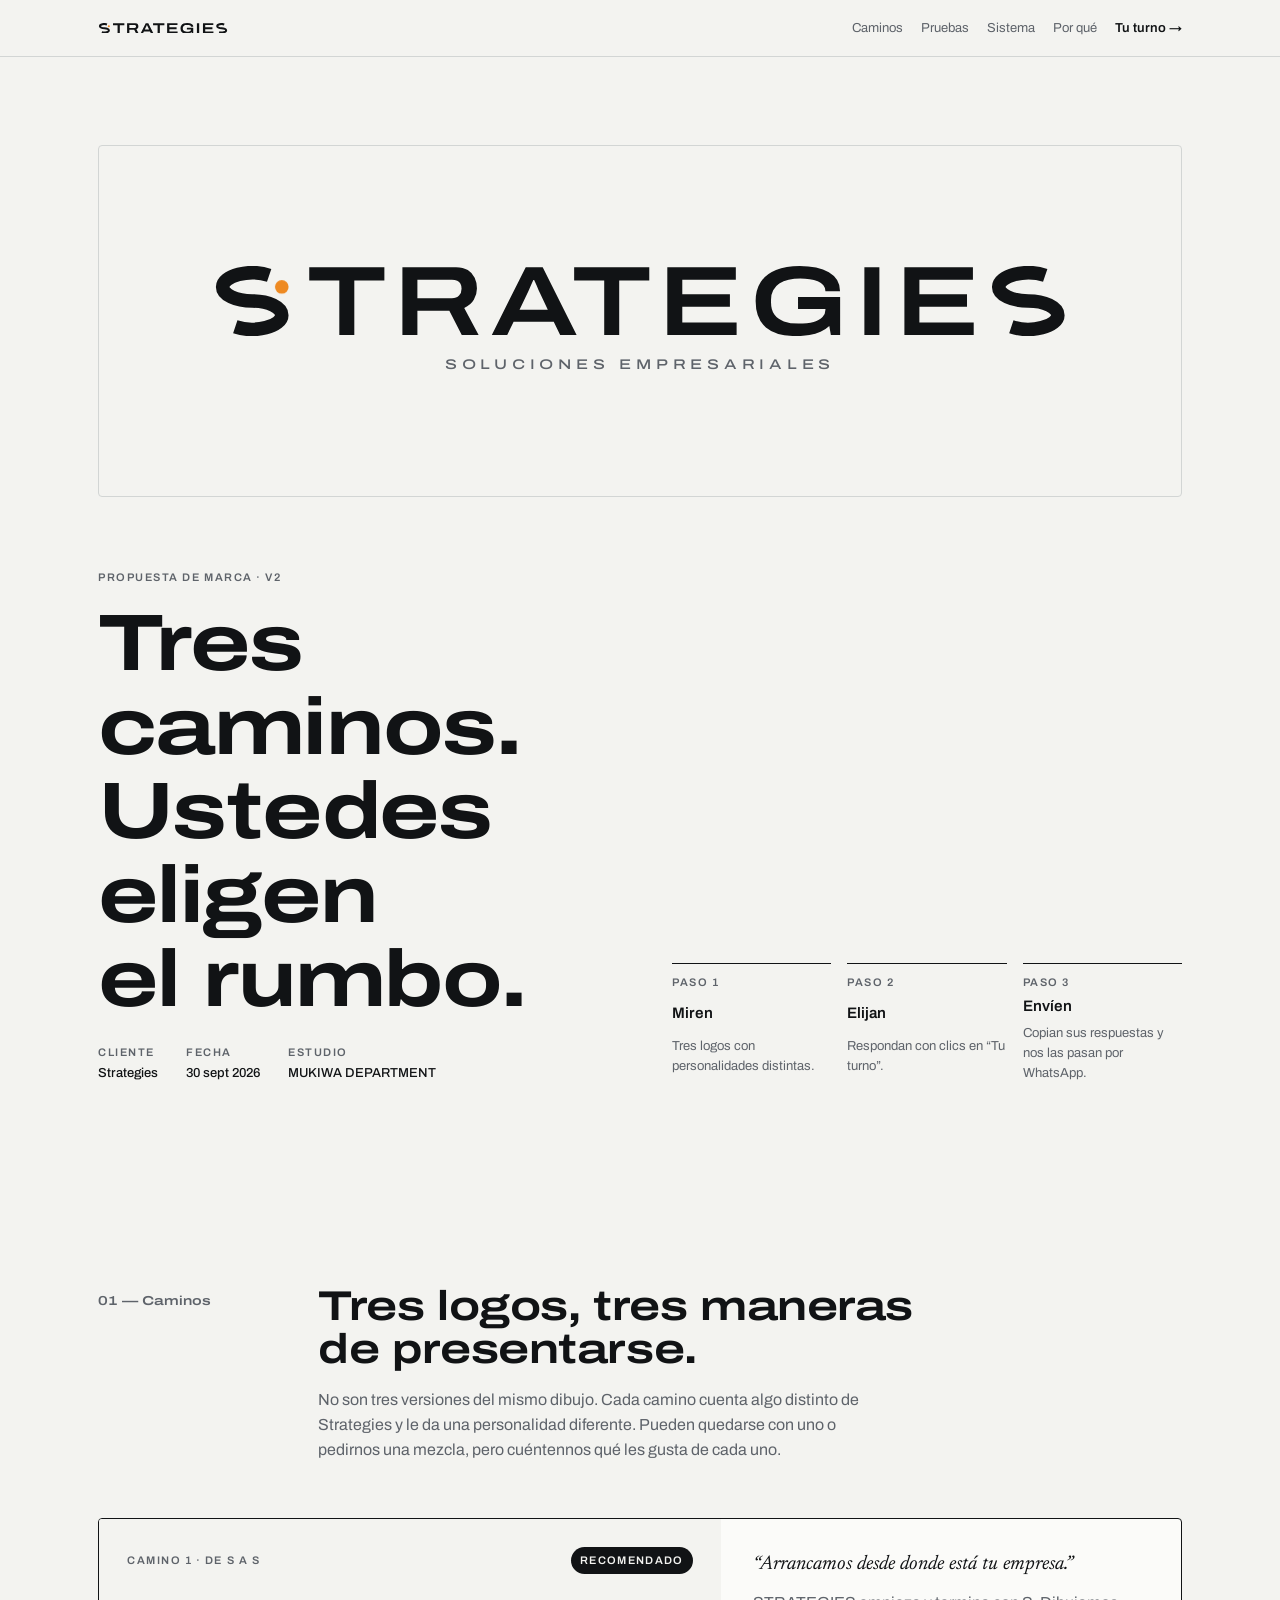
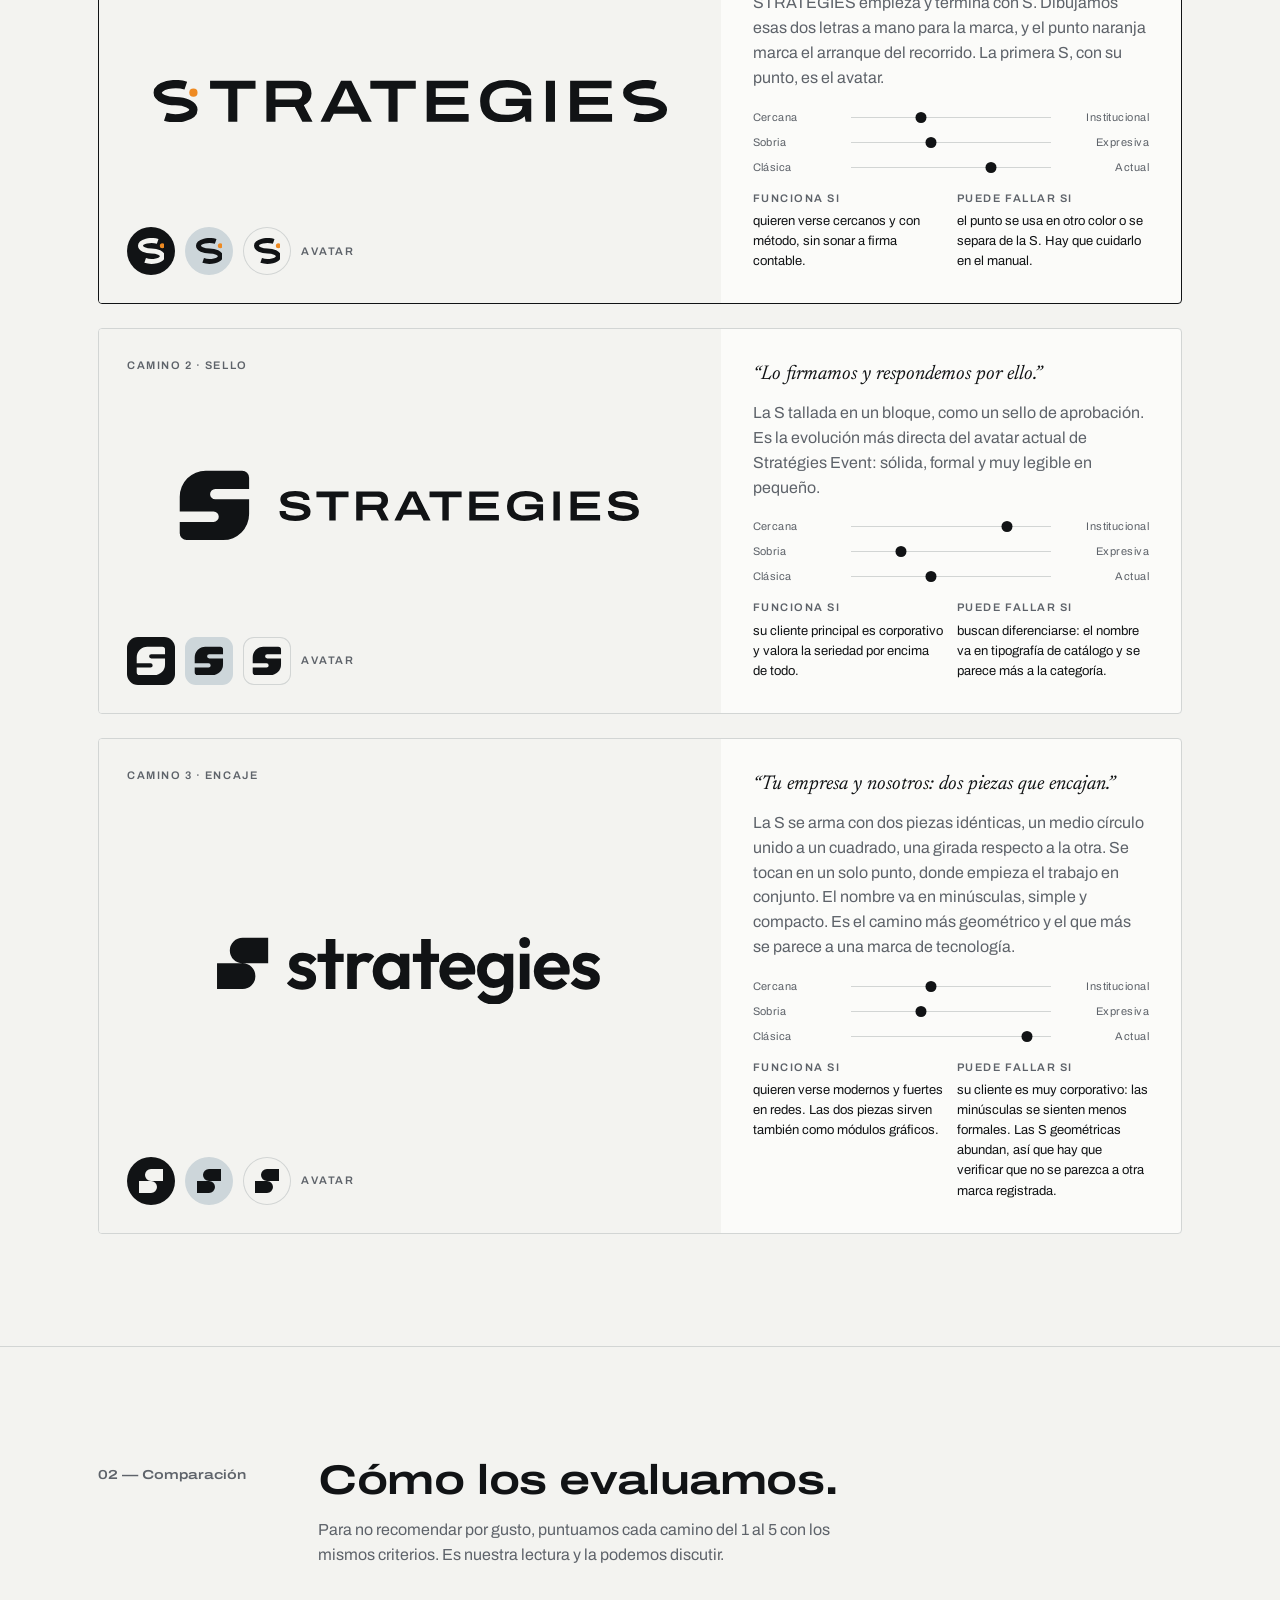
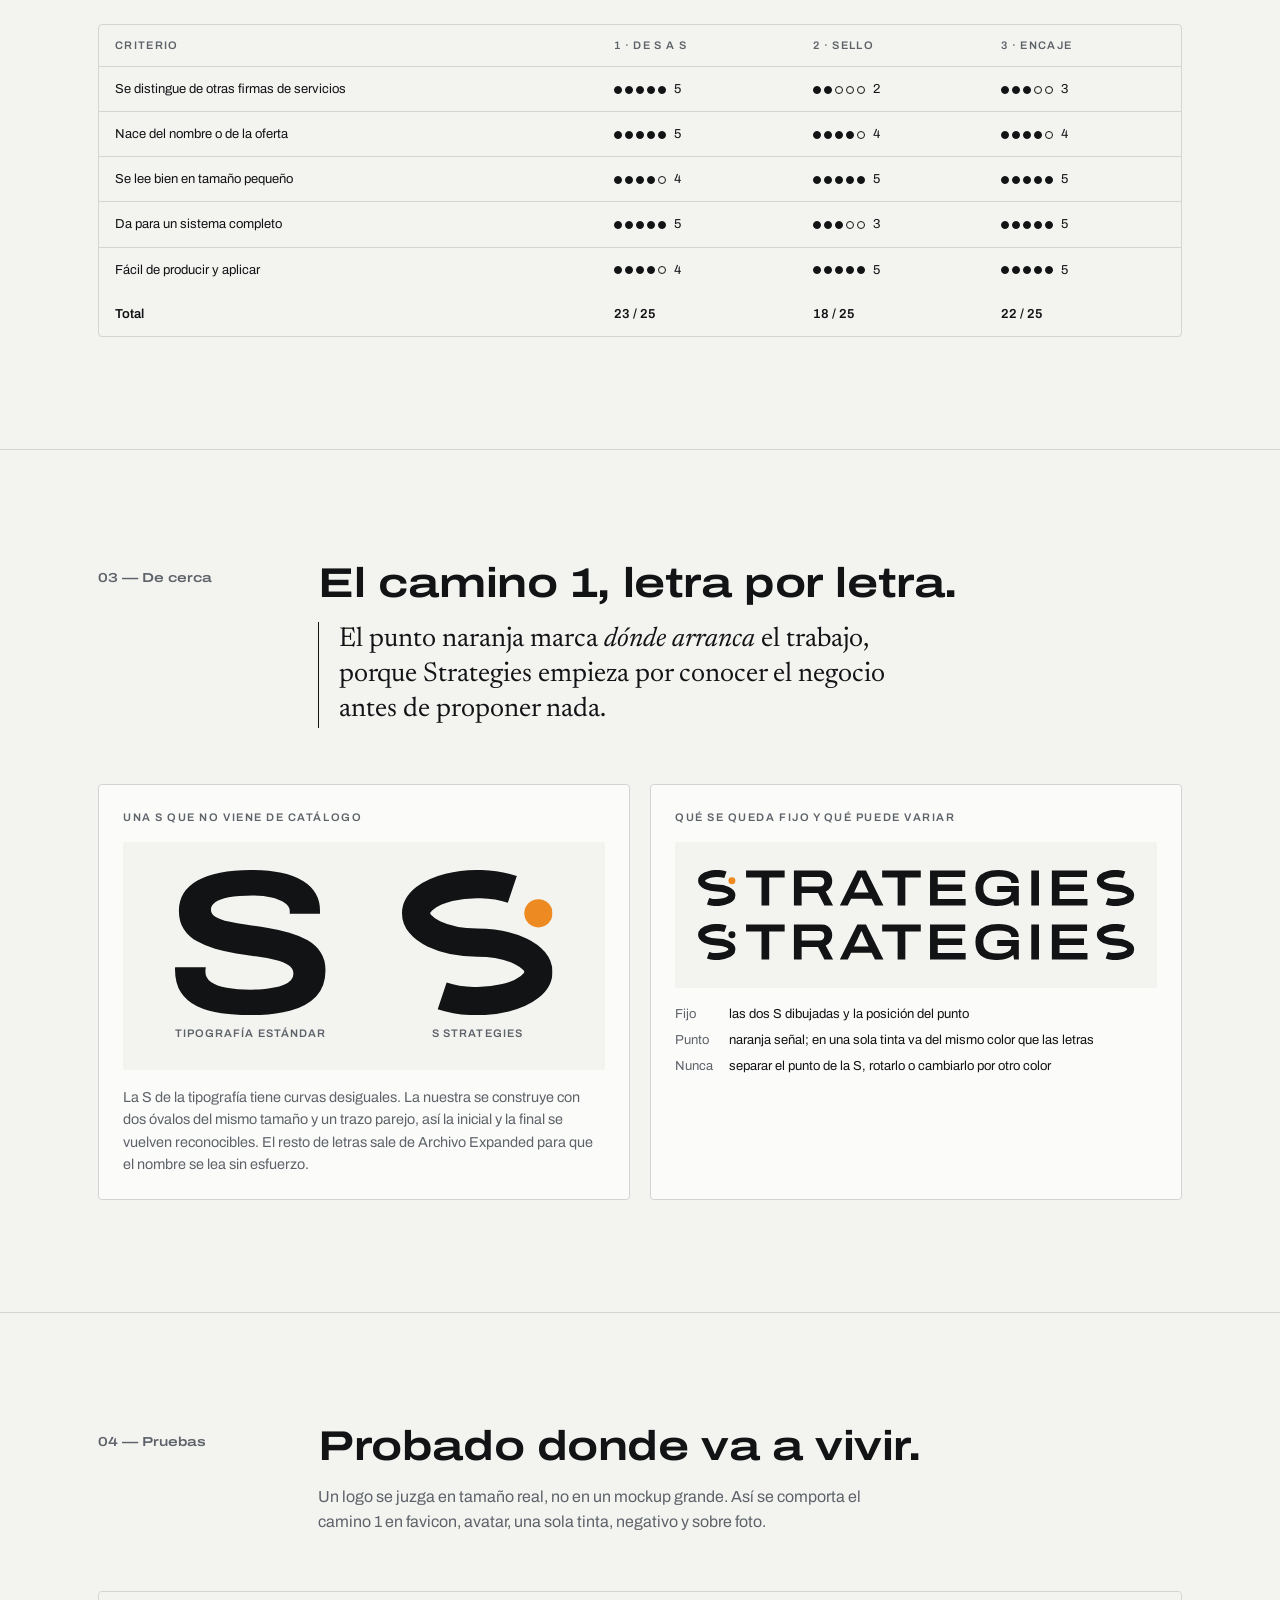
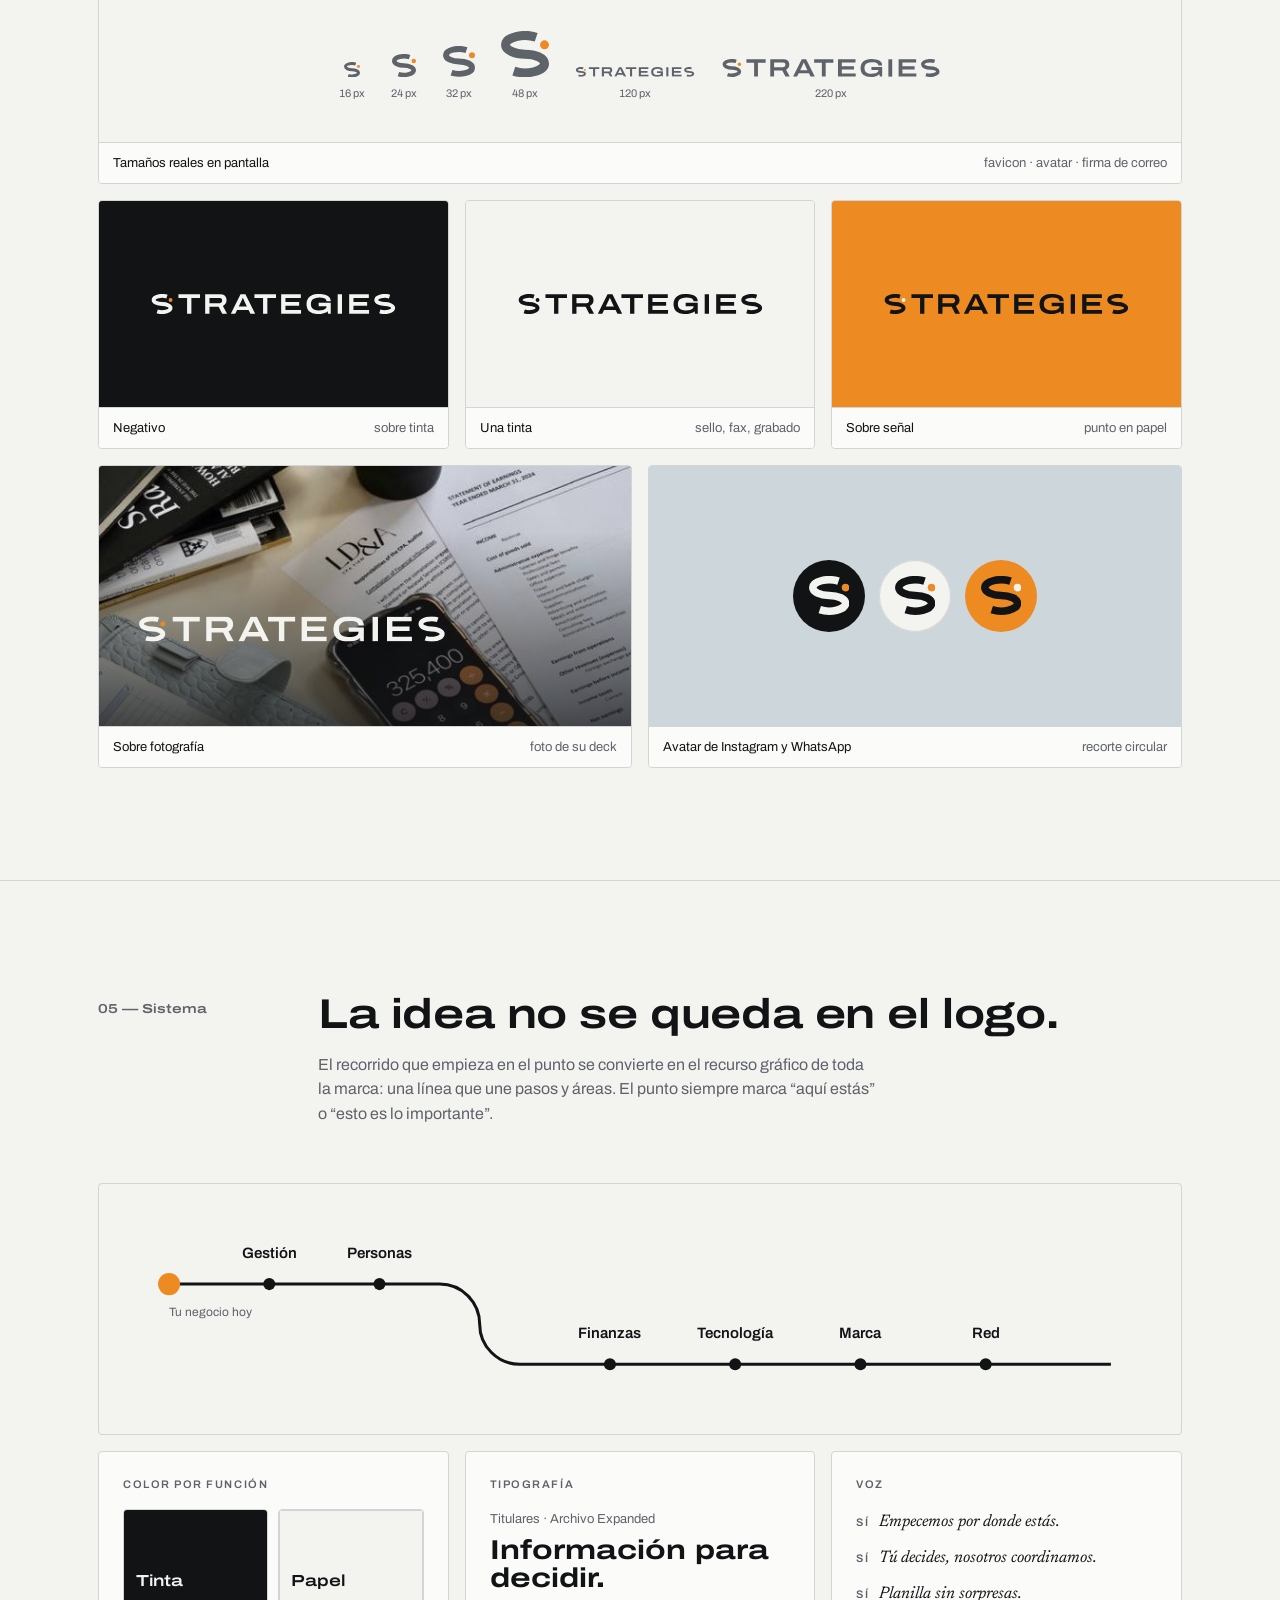
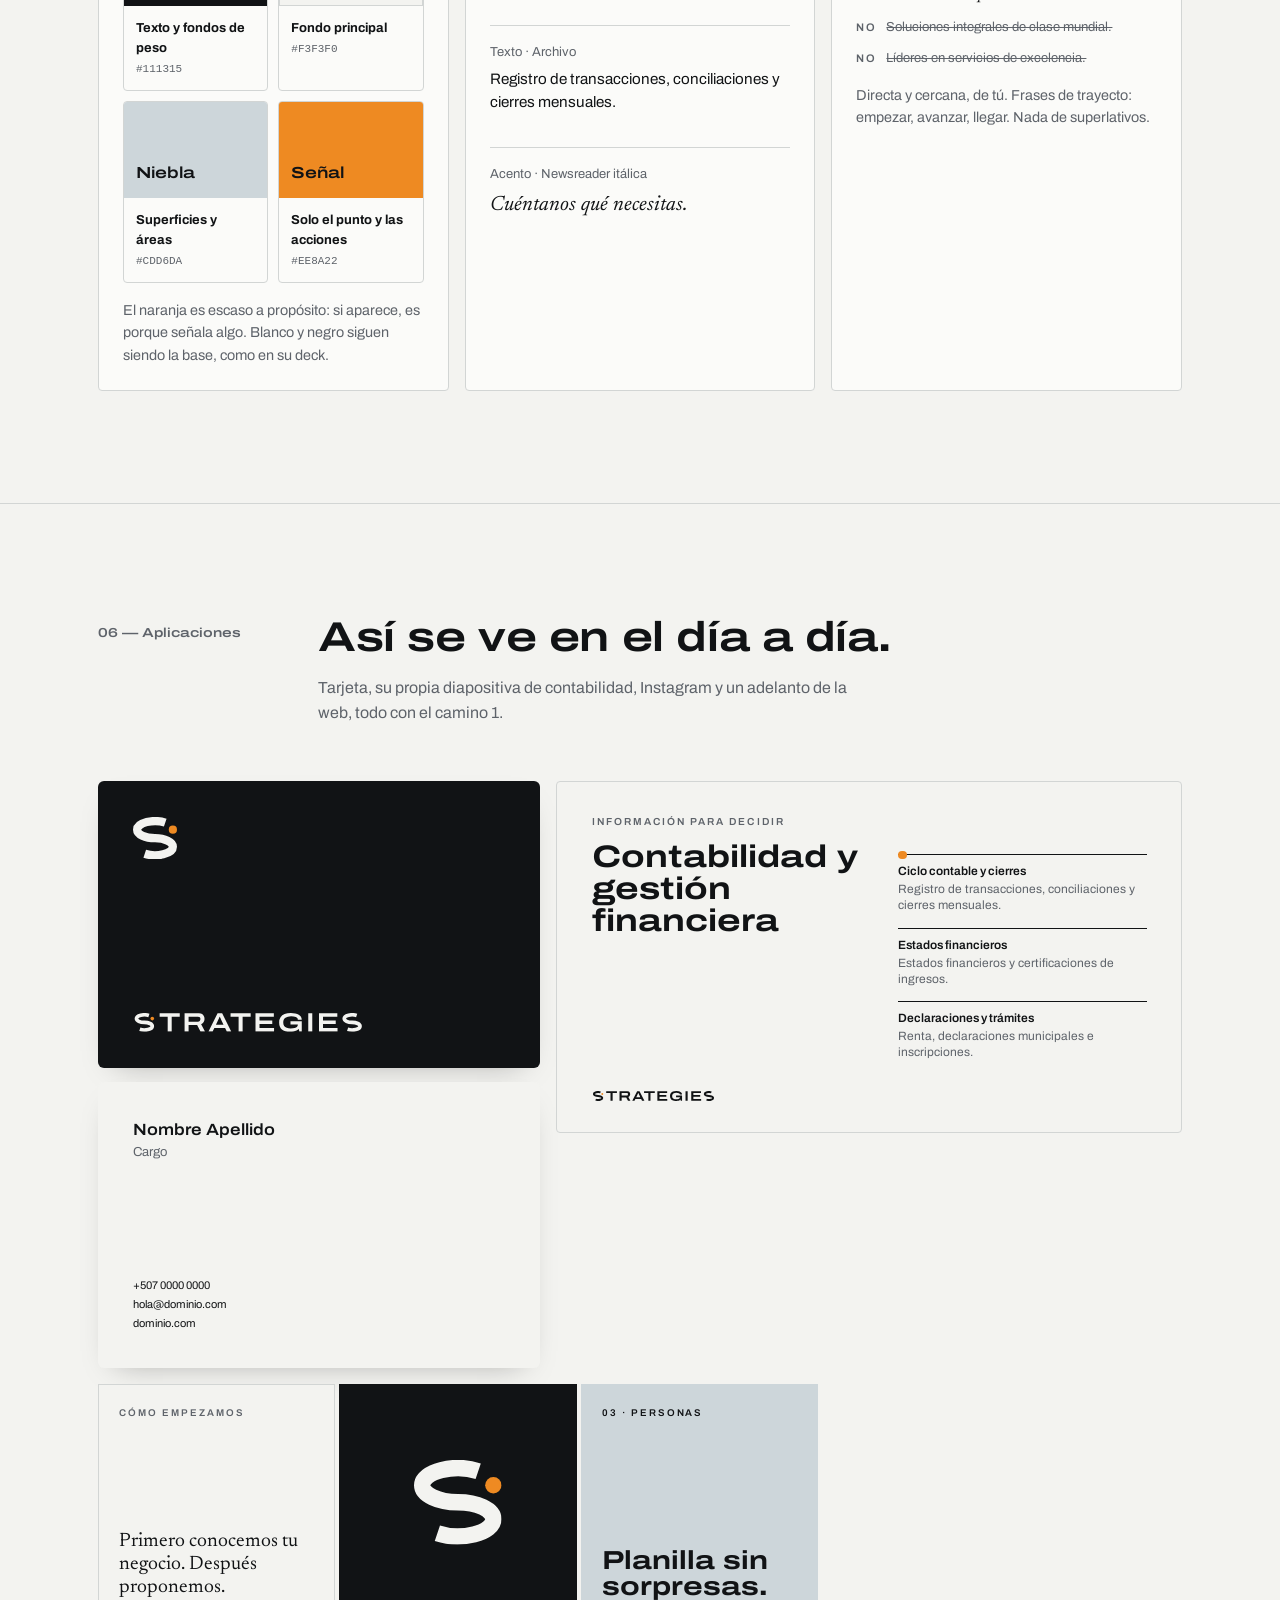
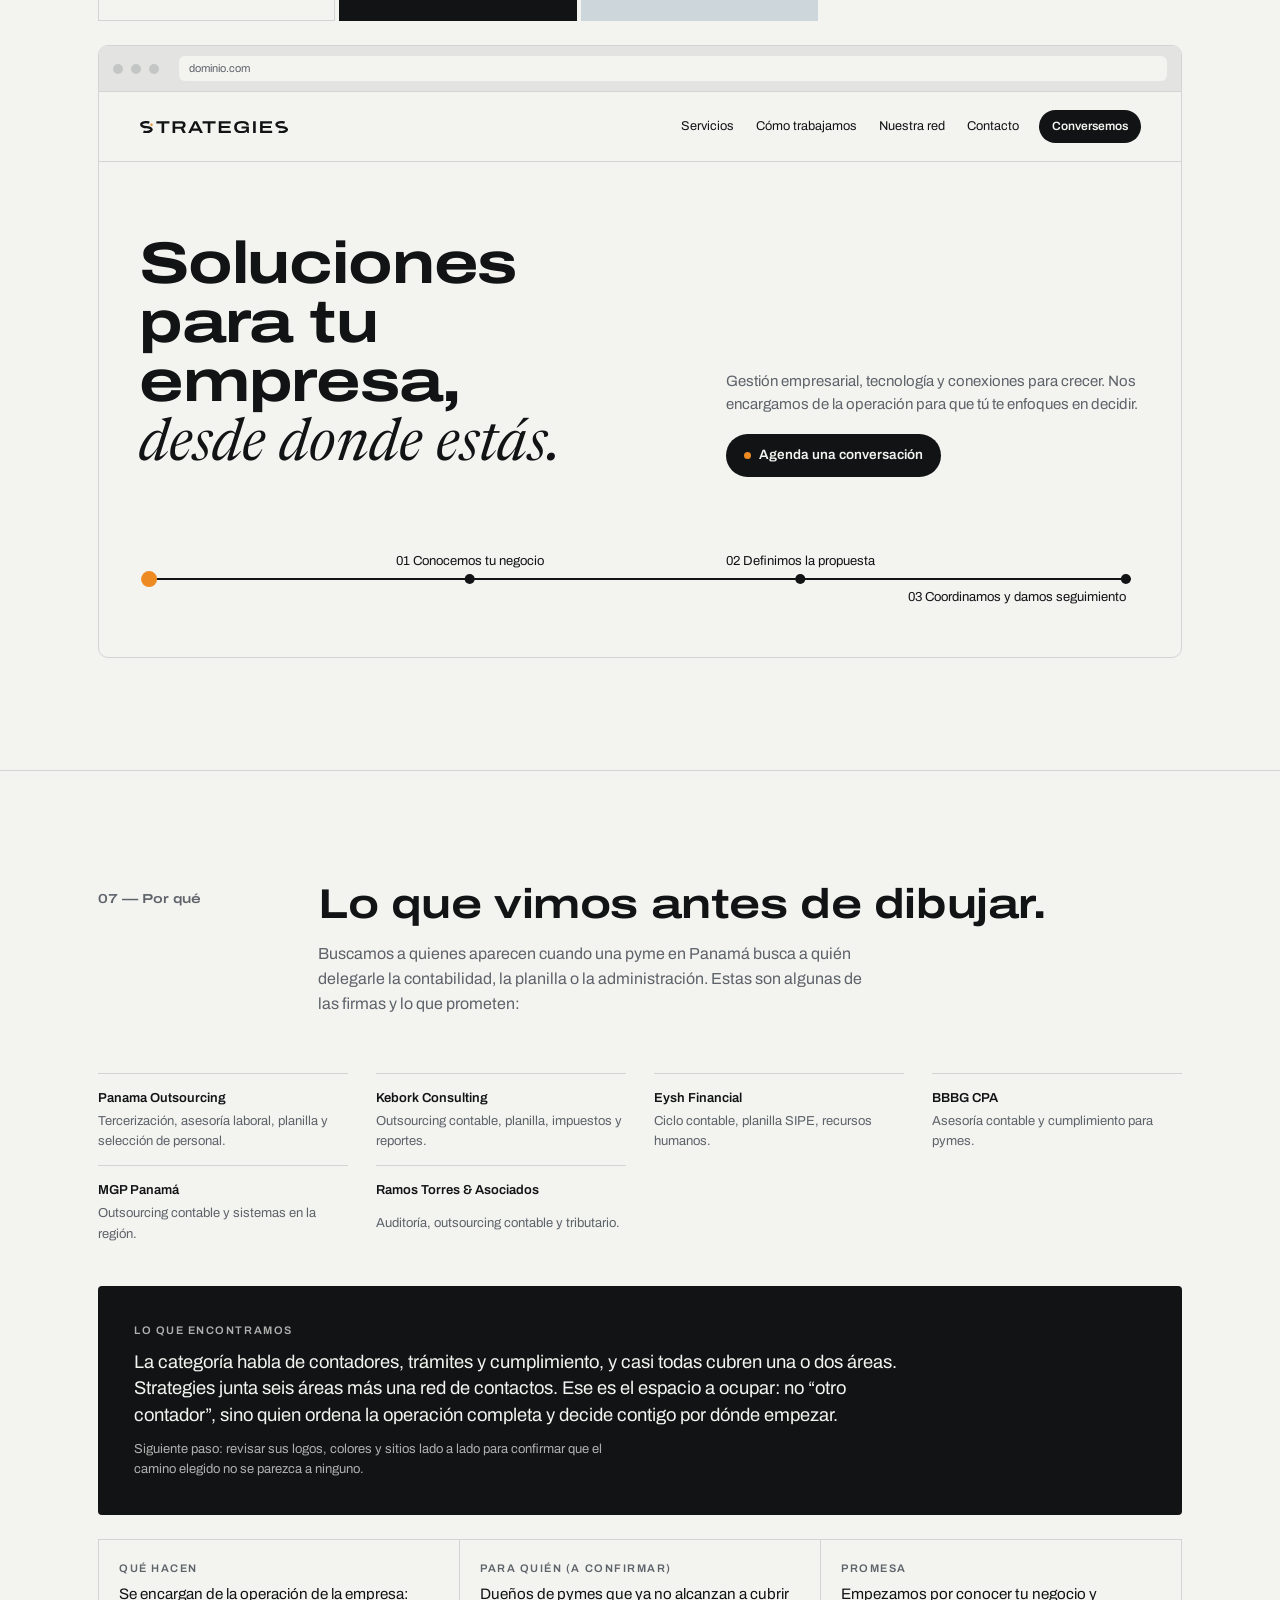
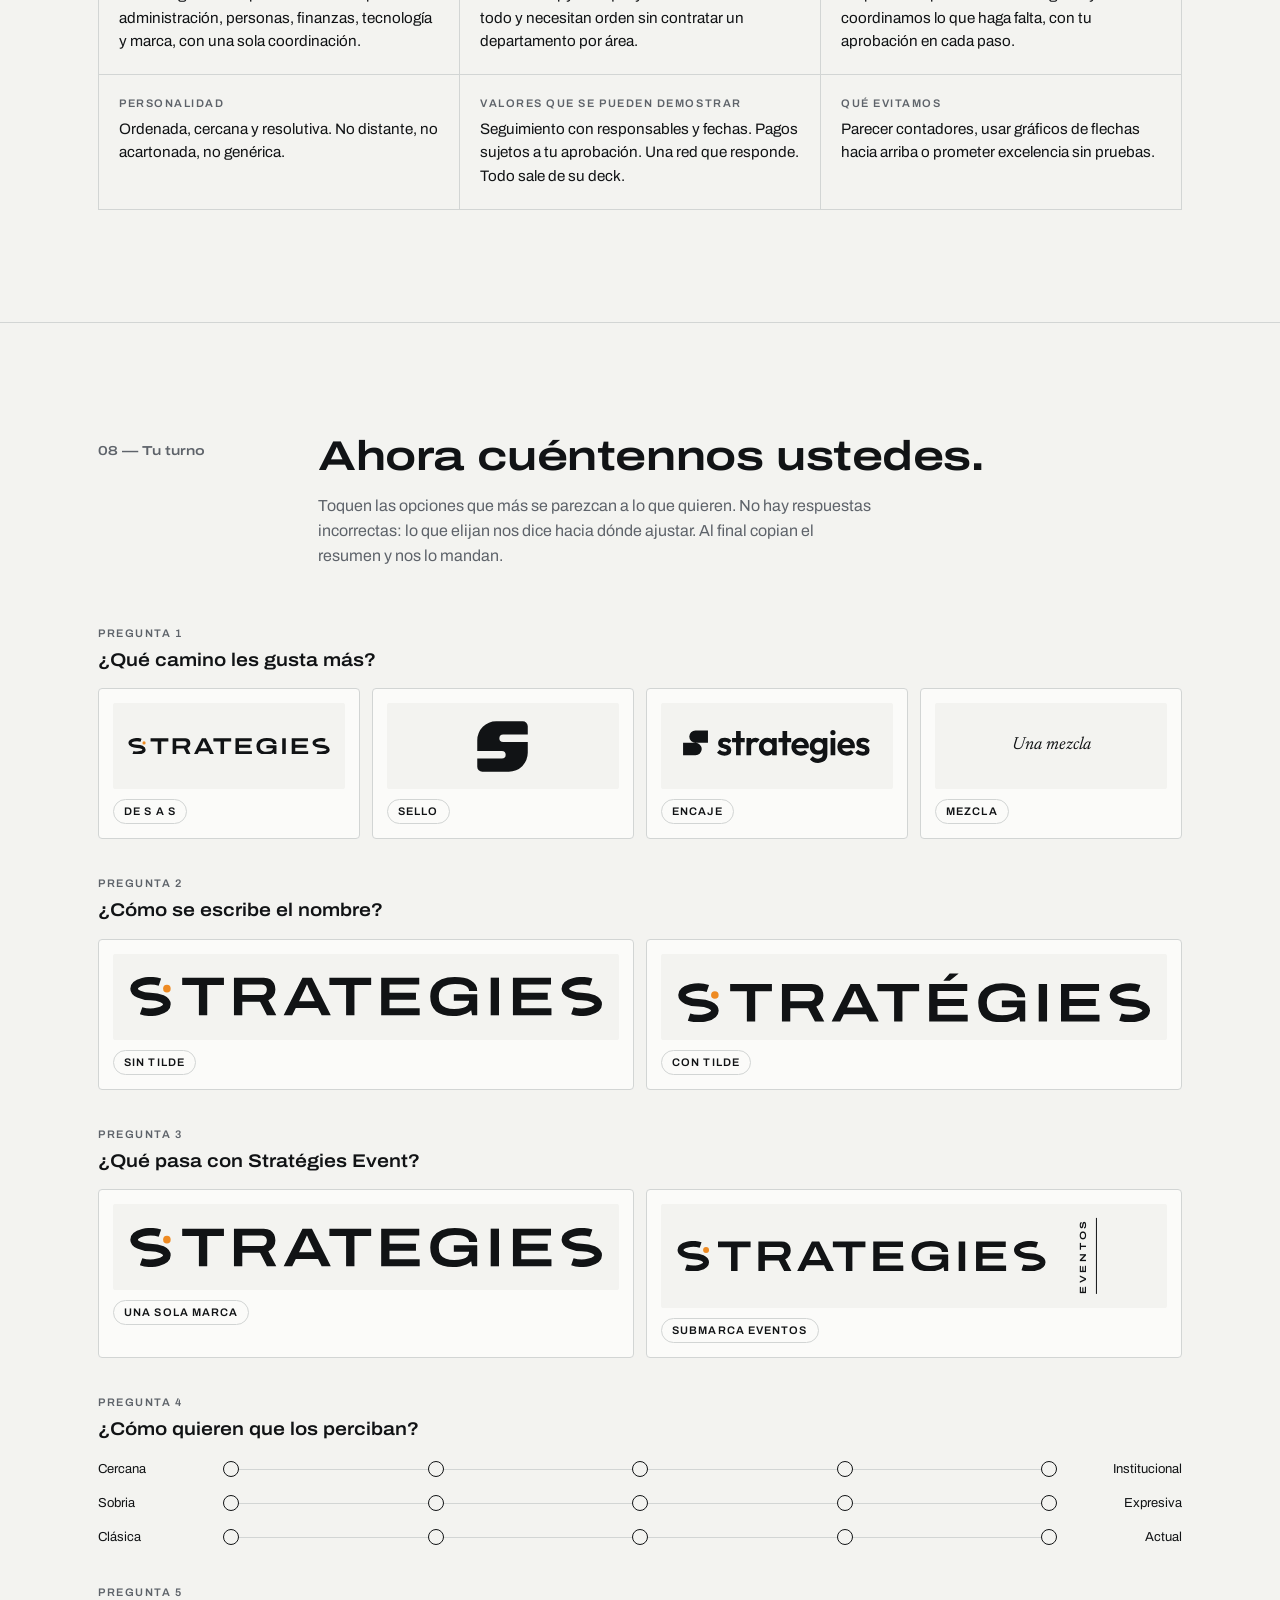
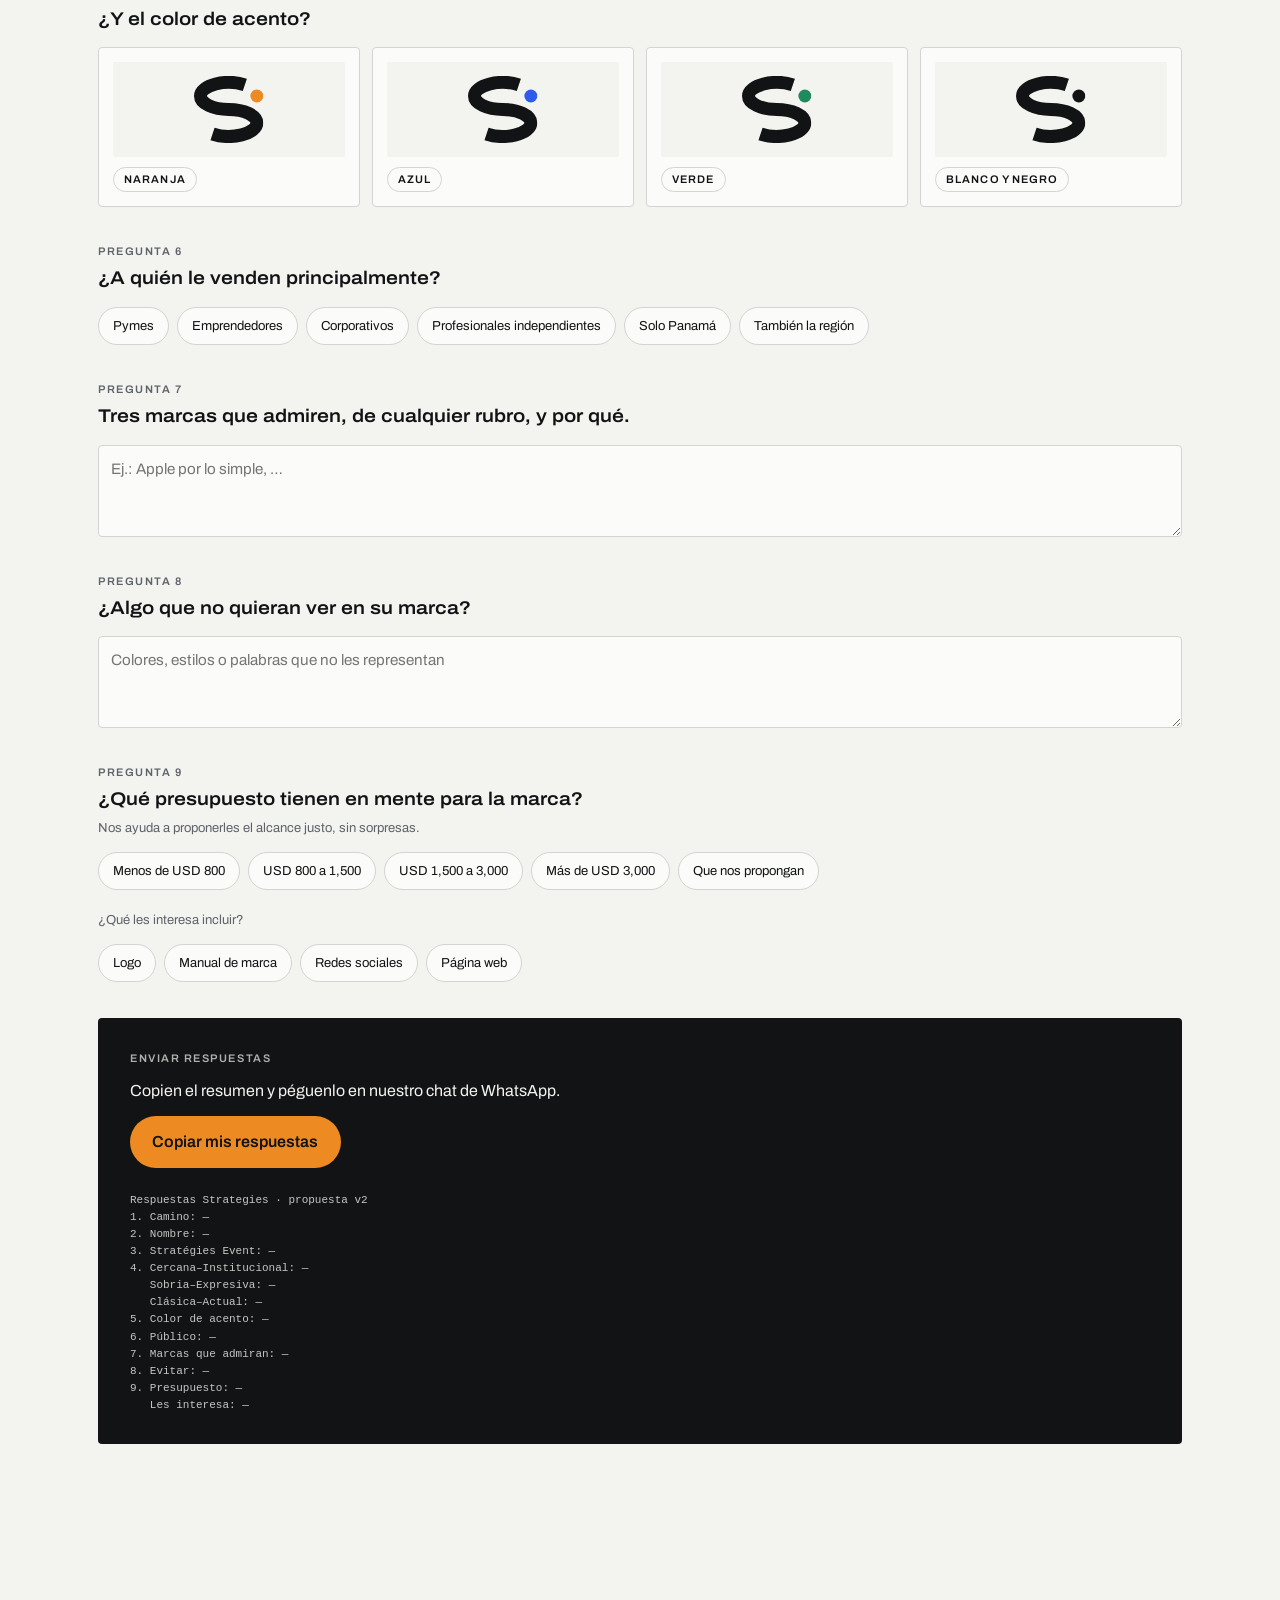
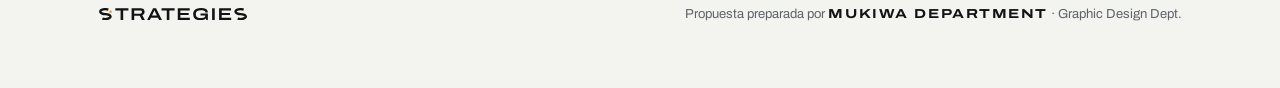
<file: publico/index.html>
<!doctype html><html lang="es"><head><meta charset="utf-8"><meta name="viewport" content="width=device-width,initial-scale=1,viewport-fit=cover"><meta name="robots" content="noindex"></head><body><title>Strategies · Propuesta v2</title>
<meta name="description" content="Tres caminos de logo para Strategies, pruebas de uso, sistema de marca y cuestionario visual. Por MUKIWA DEPARTMENT.">
<link rel="preconnect" href="https://fonts.googleapis.com">
<link rel="preconnect" href="https://fonts.gstatic.com" crossorigin>
<link rel="stylesheet" href="https://fonts.googleapis.com/css2?family=Archivo:wdth,wght@62..125,300..800&family=Newsreader:ital,opsz,wght@1,6..72,300..500&display=swap">
<style>
/* Layout: propuesta visual primero. Cada capítulo abre con número y rótulo lateral; las rutas ocupan el ancho completo como láminas. */
:root{
  /* Identidad fija de Strategies (muestras de marca, no cambian con el tema) */
  --b-tinta:#111315; --b-papel:#F3F3F0; --b-grafito:#5E636A; --b-niebla:#CDD6DA; --b-senal:#EE8A22;
  /* Tokens de página, tema claro */
  --bg:#F3F3F0; --fg:#111315; --muted:#5E636A; --line:#D2D5D4; --card:#FBFBF9; --accent:#B85F0C;
  --tile:#111315; --tile-fg:#F3F3F0; --sel:#111315; --sel-fg:#F3F3F0;
  --display:"Archivo","Helvetica Neue",Arial,sans-serif;
  --serif:"Newsreader",Georgia,"Times New Roman",serif;
  --s1:clamp(2.4rem,6.4vw,5rem); --s2:clamp(1.7rem,3.6vw,2.6rem); --s3:1.25rem; --s5:.8125rem; --s6:.6875rem;
  --gut:clamp(16px,4vw,48px); --max:1180px;
}
@media (prefers-color-scheme:dark){:root:not([data-theme="light"]){--bg:#0F1113;--fg:#ECEDEA;--muted:#9AA0A7;--line:#2A2E32;--card:#15181A;--accent:#F29A3A;--tile:#ECEDEA;--tile-fg:#111315;--sel:#ECEDEA;--sel-fg:#111315;color-scheme:dark}}
:root[data-theme="dark"]{--bg:#0F1113;--fg:#ECEDEA;--muted:#9AA0A7;--line:#2A2E32;--card:#15181A;--accent:#F29A3A;--tile:#ECEDEA;--tile-fg:#111315;--sel:#ECEDEA;--sel-fg:#111315;color-scheme:dark}

*{box-sizing:border-box}
body{background:var(--bg);color:var(--fg);font-family:var(--display);font-size:1rem;line-height:1.55;margin:0;-webkit-font-smoothing:antialiased}
.wrap{max-width:var(--max);margin:0 auto;padding-inline:var(--gut)}
h1,h2,h3{font-family:var(--display);font-stretch:125%;font-weight:650;letter-spacing:-.01em;line-height:1.05;text-wrap:balance;margin:0}
h2{font-size:var(--s2)} h3{font-size:var(--s3);font-stretch:112%;font-weight:600}
p{margin:0;max-width:62ch}
.lbl{font-size:var(--s6);letter-spacing:.14em;text-transform:uppercase;font-weight:600;color:var(--muted)}
.muted{color:var(--muted)}
:focus-visible{outline:2px solid var(--accent);outline-offset:3px}
svg.a{display:block;height:auto;max-width:100%}

.top{position:sticky;top:env(safe-area-inset-top,0px);z-index:5;background:color-mix(in srgb,var(--bg) 90%,transparent);backdrop-filter:blur(10px);border-bottom:1px solid var(--line)}
.top .wrap{display:flex;align-items:center;gap:16px;min-height:56px}
.top .brand{color:var(--fg);width:130px}
.top nav{margin-left:auto;display:flex;gap:18px;flex-wrap:wrap;justify-content:flex-end}
.top nav a{font-size:var(--s5);text-decoration:none;color:var(--muted)}
.top nav a:hover{color:var(--fg)}
.top nav a.go{color:var(--fg);font-weight:600}
@media (max-width:760px){.top nav a:not(.go){display:none}}

section{padding-block:clamp(56px,9vw,112px);border-bottom:1px solid var(--line)}
.head{display:grid;grid-template-columns:minmax(0,180px) minmax(0,1fr);gap:24px 40px;margin-bottom:clamp(32px,5vw,56px)}
.head .num{font-stretch:125%;font-weight:600;font-size:var(--s5);color:var(--muted);padding-top:.5em;font-variant-numeric:tabular-nums}
.head .body{display:grid;gap:16px}
@media (max-width:760px){.head{grid-template-columns:1fr;gap:8px}}

/* héroe */
.hero{padding-block:clamp(40px,7vw,88px) clamp(48px,7vw,96px)}
.hero .intro{display:grid;grid-template-columns:minmax(0,1fr) minmax(0,1fr);gap:24px 64px;align-items:end;margin-top:clamp(40px,6vw,72px)}
@media (max-width:860px){.hero .intro{grid-template-columns:1fr}}
.hero h1{font-size:var(--s1);font-weight:700;letter-spacing:-.02em}
.hero .stage{background:var(--b-papel);color:var(--b-tinta);border:1px solid var(--line);border-radius:4px;padding:clamp(48px,10vw,120px) clamp(20px,6vw,80px);display:grid;gap:18px;justify-items:center}
.hero .stage .desc{font-stretch:125%;font-weight:500;letter-spacing:.34em;font-size:clamp(9px,1.3vw,14px);color:var(--b-grafito);text-align:center}
.steps3{display:grid;grid-template-columns:repeat(3,minmax(0,1fr));gap:16px}
@media (max-width:560px){.steps3{grid-template-columns:1fr}}
.steps3 div{border-top:1px solid var(--fg);padding-top:10px;display:grid;gap:4px;font-size:var(--s5)}
.steps3 b{font-weight:600;font-size:.95rem}
.meta{display:flex;flex-wrap:wrap;gap:8px 28px;margin-top:22px}
.meta div{display:grid;gap:2px}
.meta b{font-weight:500;font-size:var(--s5)}
@media (prefers-reduced-motion:no-preference){
  .draw{stroke-dasharray:3000;animation:draw 1.5s cubic-bezier(.6,0,.2,1) .25s both}
  .pop{transform-box:fill-box;transform-origin:center;animation:pop .45s cubic-bezier(.3,1.6,.5,1) 1.55s both}
  .rise{animation:rise .6s ease-out both}
  @keyframes draw{from{stroke-dashoffset:3000}}
  @keyframes pop{from{transform:scale(0)}}
  @keyframes rise{from{opacity:.001;transform:translateY(6px)}}
}

/* rutas */
.routes{display:grid;gap:24px}
.route{border:1px solid var(--line);border-radius:4px;overflow:hidden;background:var(--card);display:grid;grid-template-columns:minmax(0,1.35fr) minmax(0,1fr)}
.route.rec{border-color:var(--fg)}
@media (max-width:900px){.route{grid-template-columns:1fr}}
.route .plate{background:var(--b-papel);color:var(--b-tinta);display:grid;grid-template-rows:auto 1fr auto;gap:20px;padding:clamp(18px,3vw,28px);min-height:340px;position:relative}
.route .plate .row{display:flex;justify-content:space-between;align-items:center;gap:12px}
.route .plate .tag{font-size:var(--s6);letter-spacing:.14em;text-transform:uppercase;font-weight:600;color:var(--b-grafito)}
.route .plate .pill{background:var(--b-tinta);color:var(--b-papel);font-size:var(--s6);letter-spacing:.12em;text-transform:uppercase;font-weight:600;padding:5px 9px;border-radius:99px}
.route .plate .main{display:grid;place-items:center;padding-inline:4%}
.route .plate .minis{display:flex;gap:10px;flex-wrap:wrap;align-items:center}
.mini{width:48px;height:48px;border-radius:50%;display:grid;place-items:center;flex:none;overflow:hidden}
.mini svg{width:56%;height:auto}
.mini.sq{border-radius:11px}
.mini.sq svg{width:62%}
.on-papel{background:var(--b-papel);color:var(--b-tinta)} .on-tinta{background:var(--b-tinta);color:var(--b-papel)}
.on-niebla{background:var(--b-niebla);color:var(--b-tinta)} .on-senal{background:var(--b-senal);color:var(--b-tinta)}
.bordered{box-shadow:inset 0 0 0 1px #D2D5D4}
.route .txt{padding:clamp(20px,3vw,32px);display:grid;gap:14px;align-content:start;min-width:0}
.route .say{font-family:var(--serif);font-style:italic;font-size:1.25rem;line-height:1.3}
.bars{display:grid;gap:8px;margin-top:4px}
.bar{display:grid;grid-template-columns:minmax(0,88px) minmax(0,1fr) minmax(0,88px);gap:10px;align-items:center;font-size:var(--s6);color:var(--muted);letter-spacing:.04em}
.bar span:last-child{text-align:right}
.bar i{position:relative;height:1px;background:var(--line);display:block}
.bar i b{position:absolute;top:-5px;width:11px;height:11px;border-radius:50%;background:var(--fg);transform:translateX(-50%)}
.pros{display:grid;grid-template-columns:1fr 1fr;gap:12px;font-size:var(--s5)}
@media (max-width:480px){.pros{grid-template-columns:1fr}}
.pros div{display:grid;gap:4px;align-content:start}

/* tabla */
.tbl{overflow-x:auto;border:1px solid var(--line);border-radius:4px}
table{border-collapse:collapse;width:100%;min-width:620px;font-size:var(--s5)}
th,td{text-align:left;padding:12px 16px;border-bottom:1px solid var(--line);font-variant-numeric:tabular-nums}
th{font-size:var(--s6);letter-spacing:.12em;text-transform:uppercase;color:var(--muted);font-weight:600}
tr:last-child td{border-bottom:0}
td.sc{white-space:nowrap}
.dots{display:inline-flex;gap:3px;vertical-align:middle;margin-right:8px}
.dots i{width:8px;height:8px;border-radius:50%;border:1px solid var(--fg);display:block}
.dots i.f{background:var(--fg)}
tfoot td{font-weight:600}

/* detalle */
.two{display:grid;grid-template-columns:minmax(0,1fr) minmax(0,1fr);gap:20px}
@media (max-width:860px){.two{grid-template-columns:1fr}}
.panel{background:var(--card);border:1px solid var(--line);border-radius:4px;padding:24px;display:grid;gap:16px;align-content:start;min-width:0}
.panel .art{background:var(--b-papel);color:var(--b-tinta);border-radius:2px;display:grid;place-items:center;padding:28px 20px;overflow:hidden}
.cmp{display:grid;grid-template-columns:1fr 1fr;gap:12px;width:100%}
.cmp div{display:grid;gap:10px;justify-items:center;font-size:var(--s6);letter-spacing:.1em;text-transform:uppercase;color:var(--b-grafito);font-weight:600}
.cmp svg{width:70%;height:auto;color:var(--b-tinta)}
.concept{font-family:var(--serif);font-size:clamp(1.3rem,2.4vw,1.7rem);line-height:1.3;border-left:1px solid var(--fg);padding-left:20px;max-width:40ch}
.concept em{font-style:italic}

/* pruebas */
.tests{display:grid;grid-template-columns:repeat(12,minmax(0,1fr));gap:16px}
.tests>*{min-width:0}
.t{border:1px solid var(--line);border-radius:4px;overflow:hidden;display:grid;grid-template-rows:1fr auto}
.t .a{display:flex;align-items:center;justify-content:center;gap:22px;padding:28px 16px;flex-wrap:wrap;min-height:150px}
.t .c{padding:10px 14px;font-size:var(--s5);border-top:1px solid var(--line);background:var(--card);display:flex;justify-content:space-between;gap:8px}
.t .c span{color:var(--muted)}
.t.w12{grid-column:span 12}.t.w6{grid-column:span 6}.t.w4{grid-column:span 4}
@media (max-width:860px){.t.w6,.t.w4{grid-column:span 12}}
.sizes{display:flex;align-items:flex-end;gap:26px;flex-wrap:wrap;justify-content:center}
.sizes figure{margin:0;display:grid;gap:8px;justify-items:center;font-size:var(--s6);color:var(--b-grafito);font-variant-numeric:tabular-nums}
.photo{position:relative;background-size:cover;background-position:center 60%;min-height:260px}
.photo .over{position:absolute;inset:auto 0 0 0;padding:22px;background:linear-gradient(transparent,rgba(17,19,21,.72));color:#F3F3F0}

/* sistema */
.map{background:var(--b-papel);color:var(--b-tinta);border:1px solid var(--line);border-radius:4px;padding:clamp(20px,4vw,40px);overflow-x:auto}
.map svg{min-width:640px;width:100%;height:auto;display:block}
.sys{display:grid;grid-template-columns:repeat(auto-fit,minmax(min(100%,260px),1fr));gap:16px;margin-top:16px}
.voice{display:grid;gap:10px}
.voice div{display:grid;grid-template-columns:auto 1fr;gap:10px;align-items:baseline;font-size:var(--s5)}
.voice b{font-family:var(--serif);font-style:italic;font-weight:400;font-size:1.05rem}
.voice s{color:var(--muted)}
.swatches{display:grid;grid-template-columns:repeat(auto-fit,minmax(min(100%,110px),1fr));gap:10px}
.sw{border:1px solid var(--line);border-radius:4px;overflow:hidden;background:var(--card)}
.sw .chip{aspect-ratio:3/2;padding:12px;display:flex;align-items:flex-end;font-stretch:125%;font-weight:600}
.sw .info{padding:12px;display:grid;gap:3px;font-size:var(--s5)}
.sw code{font-family:ui-monospace,SFMono-Regular,Menlo,monospace;font-size:var(--s6);color:var(--muted)}
.typeline{display:grid;gap:6px;padding:16px 0;border-top:1px solid var(--line)}

/* aplicaciones */
.apps{display:grid;grid-template-columns:repeat(12,minmax(0,1fr));gap:16px}
.apps>*{min-width:0}
.biz-col{grid-column:span 5;display:grid;gap:14px;align-content:start}
.slide{grid-column:span 7}
.ig{grid-column:span 12;display:grid;grid-template-columns:repeat(3,minmax(0,1fr));gap:4px;max-width:720px}
@media (max-width:860px){.biz-col,.slide{grid-column:span 12}}
.biz{aspect-ratio:85/55;border-radius:6px;padding:8%;display:flex;flex-direction:column;justify-content:space-between;box-shadow:0 12px 30px -18px rgba(0,0,0,.35);font-size:clamp(9px,1.25vw,13px)}
.biz .nm{font-stretch:112%;font-weight:600;font-size:1.25em}
.biz .ct{display:grid;gap:.2em;font-size:.85em}
.sl{aspect-ratio:16/9;border-radius:4px;background:var(--b-papel);color:var(--b-tinta);border:1px solid var(--line);padding:5% 5.5%;display:grid;grid-template-columns:1.1fr 1fr;gap:6%;font-size:clamp(7px,1.05vw,12px);overflow:hidden}
.sl .l{display:flex;flex-direction:column;justify-content:space-between}
.sl .ey{letter-spacing:.2em;font-weight:600;font-size:.85em;text-transform:uppercase;color:var(--b-grafito)}
.sl h4{font-stretch:125%;font-weight:700;font-size:2.6em;line-height:1.02;margin:.4em 0 0}
.sl .r{display:grid;align-content:center;gap:1.2em}
.sl .r div{border-top:1px solid var(--b-tinta);padding-top:.6em;position:relative}
.sl .r div:first-child::before{content:"";position:absolute;top:-.35em;left:0;width:.7em;height:.7em;border-radius:50%;background:var(--b-senal)}
.sl .r b{display:block;font-weight:600}
.sl .r span{color:var(--b-grafito);display:block;line-height:1.35}
.post{aspect-ratio:1;display:flex;flex-direction:column;justify-content:space-between;padding:9%;font-size:clamp(8px,1.4vw,13px);overflow:hidden}
.post .q{font-family:var(--serif);font-size:1.5em;line-height:1.2}
.post .k{font-stretch:125%;font-weight:700;font-size:2em;line-height:1.02}
.post .e{letter-spacing:.2em;font-weight:600;font-size:.75em;text-transform:uppercase}
.browser{border:1px solid var(--line);border-radius:10px;overflow:hidden;background:var(--b-papel);color:var(--b-tinta);margin-top:24px}
.bbar{display:flex;align-items:center;gap:8px;padding:10px 14px;background:#E3E4E1;border-bottom:1px solid #D2D5D4}
.bbar i{width:10px;height:10px;border-radius:50%;background:#C3C6C5;display:block}
.bbar .url{margin-left:12px;flex:1;min-width:0;background:#F3F3F0;border-radius:6px;padding:4px 10px;font-size:var(--s6);color:#5E636A}
.site{font-size:clamp(12px,1.2vw,15px)}
.site .nav{display:flex;align-items:center;gap:20px;padding:18px clamp(16px,4%,40px);border-bottom:1px solid #D2D5D4}
.site .nav .links{margin-left:auto;display:flex;gap:22px;font-size:.85em}
.site .cta{background:#111315;color:#F3F3F0;padding:.6em 1.1em;border-radius:99px;font-size:.8em;font-weight:600;white-space:nowrap}
@media (max-width:760px){.site .nav .links{display:none}.site .nav .cta{margin-left:auto}}
.site .h{display:grid;grid-template-columns:minmax(0,1.3fr) minmax(0,1fr);gap:clamp(20px,4vw,48px);padding:clamp(28px,6vw,72px) clamp(16px,4%,40px);align-items:end}
@media (max-width:760px){.site .h{grid-template-columns:1fr}}
.site h5{font-stretch:125%;font-weight:700;font-size:clamp(1.9rem,4.6vw,3.7rem);line-height:1;letter-spacing:-.02em;margin:0;text-wrap:balance}
.site h5 em{font-family:var(--serif);font-weight:400;letter-spacing:0;font-stretch:100%}
.site .lead{display:grid;gap:18px;color:#5E636A}
.site .b1{background:#111315;color:#F3F3F0;padding:.8em 1.3em;border-radius:99px;font-weight:600;font-size:.9em;display:inline-flex;gap:.6em;align-items:center;justify-self:start}
.site .b1 i{width:.55em;height:.55em;background:#EE8A22;border-radius:50%;display:block}
.site .route-line{padding:0 clamp(16px,4%,40px) clamp(28px,5vw,48px)}

/* por qué */
.cat{display:grid;grid-template-columns:repeat(auto-fit,minmax(min(100%,250px),1fr));gap:0 28px}
.cat div{padding:14px 0;border-top:1px solid var(--line);display:grid;gap:3px;font-size:var(--s5)}
.cat a{color:var(--fg);font-weight:600;text-decoration:none}
.cat a:hover{text-decoration:underline}
.insight{margin-top:28px;background:var(--tile);color:var(--tile-fg);border-radius:4px;padding:clamp(22px,4vw,36px);display:grid;gap:10px}
.insight p{max-width:70ch}
.plat{display:grid;grid-template-columns:repeat(auto-fit,minmax(min(100%,300px),1fr));gap:1px;background:var(--line);border:1px solid var(--line);margin-top:24px}
.plat div{background:var(--bg);padding:20px;display:grid;gap:6px;align-content:start}
.plat p{font-size:.95rem}

/* cuestionario */
.quiz{display:grid;gap:36px}
.q{display:grid;gap:14px;border:0;padding:0;margin:0;min-width:0}
.q legend{padding:0;display:grid;gap:4px;margin-bottom:14px}
.q legend b{font-stretch:112%;font-weight:600;font-size:1.15rem}
.opts{display:grid;grid-template-columns:repeat(auto-fit,minmax(min(100%,200px),1fr));gap:12px}
.opt{position:relative;display:grid;gap:10px;border:1px solid var(--line);border-radius:4px;padding:14px;background:var(--card);cursor:pointer;align-content:start;font-size:var(--s5)}
.opt input{position:absolute;opacity:0;pointer-events:none}
.opt .pv{background:var(--b-papel);color:var(--b-tinta);border-radius:2px;min-height:86px;display:grid;place-items:center;padding:14px}
.opt:has(input:checked){border-color:var(--sel);box-shadow:0 0 0 1px var(--sel)}
.opt:has(input:checked) .ck{background:var(--sel);color:var(--sel-fg);border-color:var(--sel)}
.opt:has(input:focus-visible){outline:2px solid var(--accent);outline-offset:2px}
.opt .ck{justify-self:start;border:1px solid var(--line);border-radius:99px;padding:3px 10px;font-size:var(--s6);letter-spacing:.1em;text-transform:uppercase;font-weight:600}
.scale{display:grid;gap:12px}
.scale .sr{display:grid;grid-template-columns:minmax(0,110px) minmax(0,1fr) minmax(0,110px);gap:12px;align-items:center;font-size:var(--s5)}
.scale .sr span:last-child{text-align:right}
.scale .pts{display:flex;justify-content:space-between;position:relative}
.scale .pts::before{content:"";position:absolute;left:10px;right:10px;top:50%;height:1px;background:var(--line)}
.scale label{position:relative;width:22px;height:22px;display:grid;place-items:center;cursor:pointer}
.scale input{appearance:none;margin:0;width:16px;height:16px;border-radius:50%;border:1.5px solid var(--fg);background:var(--bg);cursor:pointer}
.scale input:checked{background:var(--b-senal);border-color:var(--b-senal);width:20px;height:20px}
.chips{display:flex;flex-wrap:wrap;gap:8px}
.chips label{border:1px solid var(--line);border-radius:99px;padding:8px 14px;font-size:var(--s5);cursor:pointer;background:var(--card)}
.chips input{position:absolute;opacity:0;pointer-events:none}
.chips label:has(input:checked){background:var(--sel);color:var(--sel-fg);border-color:var(--sel)}
.chips label:has(input:focus-visible){outline:2px solid var(--accent);outline-offset:2px}
textarea,input[type=text]{width:100%;font:inherit;font-size:.95rem;color:var(--fg);background:var(--card);border:1px solid var(--line);border-radius:4px;padding:12px}
textarea{min-height:92px;resize:vertical}
.send{display:grid;gap:12px;background:var(--tile);color:var(--tile-fg);border-radius:4px;padding:clamp(22px,4vw,32px)}
.send button{justify-self:start;font:inherit;font-weight:600;background:var(--b-senal);color:#111315;border:0;border-radius:99px;padding:.85em 1.4em;cursor:pointer}
.send pre{white-space:pre-wrap;font-family:ui-monospace,Menlo,monospace;font-size:var(--s6);margin:0;opacity:.8;max-height:220px;overflow:auto}
.send .ok{font-size:var(--s5)}

/* inversión */
.stagesl{display:grid;grid-template-columns:repeat(auto-fit,minmax(min(100%,240px),1fr));gap:16px}
.stg{border:1px solid var(--line);border-radius:4px;padding:22px;display:grid;gap:12px;align-content:start;background:var(--card)}
.stg .price{font-stretch:125%;font-weight:700;font-size:1.9rem;line-height:1;font-variant-numeric:tabular-nums}
.stg .price small{font-size:.4em;font-weight:500;margin-right:.3em;vertical-align:.8em}
.stg ul{margin:0;padding-left:1.1em;display:grid;gap:5px;font-size:var(--s5)}
.packs{display:grid;grid-template-columns:repeat(auto-fit,minmax(min(100%,300px),1fr));gap:16px;margin-top:16px}
.pack{border-radius:4px;padding:22px;display:flex;justify-content:space-between;align-items:center;gap:16px;flex-wrap:wrap;border:1px solid var(--line)}
.pack.hl{background:var(--tile);color:var(--tile-fg);border-color:var(--tile)}
.pack b{font-stretch:125%;font-weight:700;font-size:1.5rem;font-variant-numeric:tabular-nums}
.pack s{opacity:.6;font-size:var(--s5);margin-right:8px}
.terms{display:grid;grid-template-columns:repeat(auto-fit,minmax(min(100%,220px),1fr));gap:16px;margin-top:24px;font-size:var(--s5)}
.terms div{display:grid;gap:4px}

footer{padding-block:48px 64px}
footer .wrap{display:flex;justify-content:space-between;gap:16px;flex-wrap:wrap;align-items:center;font-size:var(--s5);color:var(--muted)}
footer b{font-stretch:125%;font-weight:700;letter-spacing:.12em;color:var(--fg)}
</style>

<svg width="0" height="0" style="position:absolute" aria-hidden="true"><symbol id="wm" viewBox="0 -699 8722 711"><path d="M599.3 -604.1 A299.5 143.2 0 0 0 128.0 -486.8 A299.5 143.2 0 0 0 427.5 -343.5 A299.5 143.2 0 0 1 727.0 -200.2 A299.5 143.2 0 0 1 255.7 -82.9" fill="none" stroke="currentColor" stroke-width="138"/><path d="M1311 0V-553H1006V-687H1768V-553H1463V0Z" fill="currentColor"/><path d="M1951 0V-687H2495Q2568 -687 2614.5 -657.5Q2661 -628 2684.0 -579.5Q2707 -531 2707 -472Q2707 -411 2675.5 -357.5Q2644 -304 2578 -274L2724 0H2553L2427 -245H2103V0ZM2103 -371H2453Q2500 -371 2525.5 -398.5Q2551 -426 2551 -469Q2551 -498 2540.0 -518.5Q2529 -539 2507.0 -549.5Q2485 -560 2453 -560H2103Z" fill="currentColor"/><path d="M2858 0 3202 -687H3374L3718 0H3551L3486 -133H3079L3014 0ZM3139 -256H3426L3346 -424Q3341 -435 3331.5 -456.5Q3322 -478 3312.5 -500.5Q3303 -523 3295.5 -539.5Q3288 -556 3287 -557H3279Q3270 -537 3258.5 -511.0Q3247 -485 3236.5 -461.0Q3226 -437 3219 -423Z" fill="currentColor"/><path d="M3998 0V-553H3693V-687H4455V-553H4150V0Z" fill="currentColor"/><path d="M4638 0V-687H5333V-560H4790V-413H5273V-286H4790V-127H5341V0Z" fill="currentColor"/><path d="M5950 12Q5742 12 5638.0 -76.0Q5534 -164 5534 -343Q5534 -460 5587.0 -539.5Q5640 -619 5740.5 -659.0Q5841 -699 5981 -699Q6072 -699 6147.0 -683.5Q6222 -668 6276.5 -636.5Q6331 -605 6360.5 -557.0Q6390 -509 6390 -444H6242Q6242 -480 6221.0 -505.0Q6200 -530 6164.0 -544.5Q6128 -559 6082.5 -565.5Q6037 -572 5987 -572Q5923 -572 5868.5 -559.5Q5814 -547 5774.0 -520.5Q5734 -494 5712.0 -453.0Q5690 -412 5690 -356V-332Q5690 -254 5724.0 -206.5Q5758 -159 5820.5 -137.0Q5883 -115 5968 -115Q6062 -115 6122.5 -132.0Q6183 -149 6212.5 -181.0Q6242 -213 6242 -256V-264H5964V-384H6391V0H6297L6281 -90Q6244 -54 6192.5 -31.5Q6141 -9 6079.5 1.5Q6018 12 5950 12Z" fill="currentColor"/><path d="M6637 0V-687H6789V0Z" fill="currentColor"/><path d="M7043 0V-687H7738V-560H7195V-413H7678V-286H7195V-127H7746V0Z" fill="currentColor"/><path d="M8471.3 -604.1 A299.5 143.2 0 0 0 8000.0 -486.8 A299.5 143.2 0 0 0 8299.5 -343.5 A299.5 143.2 0 0 1 8599.0 -200.2 A299.5 143.2 0 0 1 8127.7 -82.9" fill="none" stroke="currentColor" stroke-width="138"/><circle cx="727.0" cy="-486.8" r="69.0" style="fill:var(--node,#EE8A22)"/></symbol><symbol id="wm-acento" viewBox="0 -905 8722 917"><path d="M599.3 -604.1 A299.5 143.2 0 0 0 128.0 -486.8 A299.5 143.2 0 0 0 427.5 -343.5 A299.5 143.2 0 0 1 727.0 -200.2 A299.5 143.2 0 0 1 255.7 -82.9" fill="none" stroke="currentColor" stroke-width="138"/><path d="M1311 0V-553H1006V-687H1768V-553H1463V0Z" fill="currentColor"/><path d="M1951 0V-687H2495Q2568 -687 2614.5 -657.5Q2661 -628 2684.0 -579.5Q2707 -531 2707 -472Q2707 -411 2675.5 -357.5Q2644 -304 2578 -274L2724 0H2553L2427 -245H2103V0ZM2103 -371H2453Q2500 -371 2525.5 -398.5Q2551 -426 2551 -469Q2551 -498 2540.0 -518.5Q2529 -539 2507.0 -549.5Q2485 -560 2453 -560H2103Z" fill="currentColor"/><path d="M2858 0 3202 -687H3374L3718 0H3551L3486 -133H3079L3014 0ZM3139 -256H3426L3346 -424Q3341 -435 3331.5 -456.5Q3322 -478 3312.5 -500.5Q3303 -523 3295.5 -539.5Q3288 -556 3287 -557H3279Q3270 -537 3258.5 -511.0Q3247 -485 3236.5 -461.0Q3226 -437 3219 -423Z" fill="currentColor"/><path d="M3998 0V-553H3693V-687H4455V-553H4150V0Z" fill="currentColor"/><path d="M4638 0V-687H5333V-560H4790V-413H5273V-286H4790V-127H5341V0ZM4896 -744 5012 -877H5172V-872L5012 -744Z" fill="currentColor"/><path d="M5950 12Q5742 12 5638.0 -76.0Q5534 -164 5534 -343Q5534 -460 5587.0 -539.5Q5640 -619 5740.5 -659.0Q5841 -699 5981 -699Q6072 -699 6147.0 -683.5Q6222 -668 6276.5 -636.5Q6331 -605 6360.5 -557.0Q6390 -509 6390 -444H6242Q6242 -480 6221.0 -505.0Q6200 -530 6164.0 -544.5Q6128 -559 6082.5 -565.5Q6037 -572 5987 -572Q5923 -572 5868.5 -559.5Q5814 -547 5774.0 -520.5Q5734 -494 5712.0 -453.0Q5690 -412 5690 -356V-332Q5690 -254 5724.0 -206.5Q5758 -159 5820.5 -137.0Q5883 -115 5968 -115Q6062 -115 6122.5 -132.0Q6183 -149 6212.5 -181.0Q6242 -213 6242 -256V-264H5964V-384H6391V0H6297L6281 -90Q6244 -54 6192.5 -31.5Q6141 -9 6079.5 1.5Q6018 12 5950 12Z" fill="currentColor"/><path d="M6637 0V-687H6789V0Z" fill="currentColor"/><path d="M7043 0V-687H7738V-560H7195V-413H7678V-286H7195V-127H7746V0Z" fill="currentColor"/><path d="M8471.3 -604.1 A299.5 143.2 0 0 0 8000.0 -486.8 A299.5 143.2 0 0 0 8299.5 -343.5 A299.5 143.2 0 0 1 8599.0 -200.2 A299.5 143.2 0 0 1 8127.7 -82.9" fill="none" stroke="currentColor" stroke-width="138"/><circle cx="727.0" cy="-486.8" r="69.0" style="fill:var(--node,#EE8A22)"/></symbol><symbol id="wm-plano" viewBox="0 -699 8652 711"><path d="M432 12Q354 12 286.0 2.5Q218 -7 167.0 -31.5Q116 -56 87.5 -100.0Q59 -144 59 -213Q59 -215 59.0 -218.0Q59 -221 60 -223H210Q209 -219 208.5 -213.5Q208 -208 208 -201Q208 -170 235.0 -150.5Q262 -131 312.0 -122.0Q362 -113 429 -113Q458 -113 487.5 -115.5Q517 -118 544.0 -123.0Q571 -128 592.5 -137.0Q614 -146 626.5 -159.5Q639 -173 639 -191Q639 -217 615.5 -232.5Q592 -248 552.0 -258.0Q512 -268 462.0 -275.0Q412 -282 358.5 -290.5Q305 -299 255.0 -313.5Q205 -328 165.0 -351.0Q125 -374 101.5 -410.5Q78 -447 78 -500Q78 -548 101.0 -585.0Q124 -622 169.0 -647.5Q214 -673 279.5 -686.0Q345 -699 430 -699Q516 -699 580.0 -685.0Q644 -671 686.0 -645.0Q728 -619 748.5 -582.5Q769 -546 769 -501V-485H621V-498Q621 -520 597.0 -537.0Q573 -554 532.0 -564.0Q491 -574 439 -574Q367 -574 322.0 -565.0Q277 -556 256.0 -540.5Q235 -525 235 -506Q235 -483 258.5 -469.0Q282 -455 322.0 -446.5Q362 -438 412.0 -431.0Q462 -424 515.5 -415.0Q569 -406 619.0 -392.0Q669 -378 709.0 -354.5Q749 -331 772.5 -295.5Q796 -260 796 -208Q796 -128 750.0 -79.5Q704 -31 622.0 -9.5Q540 12 432 12Z" fill="currentColor"/><path d="M1241 0V-553H936V-687H1698V-553H1393V0Z" fill="currentColor"/><path d="M1881 0V-687H2425Q2498 -687 2544.5 -657.5Q2591 -628 2614.0 -579.5Q2637 -531 2637 -472Q2637 -411 2605.5 -357.5Q2574 -304 2508 -274L2654 0H2483L2357 -245H2033V0ZM2033 -371H2383Q2430 -371 2455.5 -398.5Q2481 -426 2481 -469Q2481 -498 2470.0 -518.5Q2459 -539 2437.0 -549.5Q2415 -560 2383 -560H2033Z" fill="currentColor"/><path d="M2788 0 3132 -687H3304L3648 0H3481L3416 -133H3009L2944 0ZM3069 -256H3356L3276 -424Q3271 -435 3261.5 -456.5Q3252 -478 3242.5 -500.5Q3233 -523 3225.5 -539.5Q3218 -556 3217 -557H3209Q3200 -537 3188.5 -511.0Q3177 -485 3166.5 -461.0Q3156 -437 3149 -423Z" fill="currentColor"/><path d="M3928 0V-553H3623V-687H4385V-553H4080V0Z" fill="currentColor"/><path d="M4568 0V-687H5263V-560H4720V-413H5203V-286H4720V-127H5271V0Z" fill="currentColor"/><path d="M5880 12Q5672 12 5568.0 -76.0Q5464 -164 5464 -343Q5464 -460 5517.0 -539.5Q5570 -619 5670.5 -659.0Q5771 -699 5911 -699Q6002 -699 6077.0 -683.5Q6152 -668 6206.5 -636.5Q6261 -605 6290.5 -557.0Q6320 -509 6320 -444H6172Q6172 -480 6151.0 -505.0Q6130 -530 6094.0 -544.5Q6058 -559 6012.5 -565.5Q5967 -572 5917 -572Q5853 -572 5798.5 -559.5Q5744 -547 5704.0 -520.5Q5664 -494 5642.0 -453.0Q5620 -412 5620 -356V-332Q5620 -254 5654.0 -206.5Q5688 -159 5750.5 -137.0Q5813 -115 5898 -115Q5992 -115 6052.5 -132.0Q6113 -149 6142.5 -181.0Q6172 -213 6172 -256V-264H5894V-384H6321V0H6227L6211 -90Q6174 -54 6122.5 -31.5Q6071 -9 6009.5 1.5Q5948 12 5880 12Z" fill="currentColor"/><path d="M6567 0V-687H6719V0Z" fill="currentColor"/><path d="M6973 0V-687H7668V-560H7125V-413H7608V-286H7125V-127H7676V0Z" fill="currentColor"/><path d="M8234 12Q8156 12 8088.0 2.5Q8020 -7 7969.0 -31.5Q7918 -56 7889.5 -100.0Q7861 -144 7861 -213Q7861 -215 7861.0 -218.0Q7861 -221 7862 -223H8012Q8011 -219 8010.5 -213.5Q8010 -208 8010 -201Q8010 -170 8037.0 -150.5Q8064 -131 8114.0 -122.0Q8164 -113 8231 -113Q8260 -113 8289.5 -115.5Q8319 -118 8346.0 -123.0Q8373 -128 8394.5 -137.0Q8416 -146 8428.5 -159.5Q8441 -173 8441 -191Q8441 -217 8417.5 -232.5Q8394 -248 8354.0 -258.0Q8314 -268 8264.0 -275.0Q8214 -282 8160.5 -290.5Q8107 -299 8057.0 -313.5Q8007 -328 7967.0 -351.0Q7927 -374 7903.5 -410.5Q7880 -447 7880 -500Q7880 -548 7903.0 -585.0Q7926 -622 7971.0 -647.5Q8016 -673 8081.5 -686.0Q8147 -699 8232 -699Q8318 -699 8382.0 -685.0Q8446 -671 8488.0 -645.0Q8530 -619 8550.5 -582.5Q8571 -546 8571 -501V-485H8423V-498Q8423 -520 8399.0 -537.0Q8375 -554 8334.0 -564.0Q8293 -574 8241 -574Q8169 -574 8124.0 -565.0Q8079 -556 8058.0 -540.5Q8037 -525 8037 -506Q8037 -483 8060.5 -469.0Q8084 -455 8124.0 -446.5Q8164 -438 8214.0 -431.0Q8264 -424 8317.5 -415.0Q8371 -406 8421.0 -392.0Q8471 -378 8511.0 -354.5Q8551 -331 8574.5 -295.5Q8598 -260 8598 -208Q8598 -128 8552.0 -79.5Q8506 -31 8424.0 -9.5Q8342 12 8234 12Z" fill="currentColor"/></symbol><symbol id="lock-geo" viewBox="0 -711 5271 925"><path fill="currentColor" transform="translate(0 -700.4) scale(7.003)" d="M100 0 V50 H50 A25 25 0 0 1 50 0Z M0 100 V50 H50 A25 25 0 0 1 50 100Z"/><path fill="currentColor" d="M1165.85 11Q1124.85 11 1085.35 0.0Q1045.85 -11 1012.8499999999999 -30.5Q979.85 -50 955.85 -78L1033.85 -157Q1058.85 -129 1091.85 -115.0Q1124.85 -101 1164.85 -101Q1196.85 -101 1213.35 -110.0Q1229.85 -119 1229.85 -137Q1229.85 -157 1212.35 -168.0Q1194.85 -179 1166.85 -186.5Q1138.85 -194 1108.35 -203.5Q1077.85 -213 1049.85 -228.5Q1021.85 -244 1004.35 -271.5Q986.85 -299 986.85 -343Q986.85 -389 1009.3499999999999 -423.0Q1031.85 -457 1073.85 -476.0Q1115.85 -495 1172.85 -495Q1232.85 -495 1281.35 -474.0Q1329.85 -453 1361.85 -411L1282.85 -332Q1260.85 -359 1233.35 -371.0Q1205.85 -383 1173.85 -383Q1144.85 -383 1129.35 -374.0Q1113.85 -365 1113.85 -349Q1113.85 -331 1131.35 -321.0Q1148.85 -311 1176.85 -303.5Q1204.85 -296 1235.35 -286.5Q1265.85 -277 1293.35 -260.0Q1320.85 -243 1338.35 -215.0Q1355.85 -187 1355.85 -143Q1355.85 -72 1304.85 -30.5Q1253.85 11 1165.85 11Z"/><path fill="currentColor" d="M1489.85 0V-684H1620.85V0ZM1376.85 -368V-483H1733.85V-368Z"/><path fill="currentColor" d="M1782.85 0V-483H1913.85V0ZM1913.85 -267 1862.85 -301Q1871.85 -390 1914.85 -441.5Q1957.85 -493 2038.85 -493Q2073.85 -493 2101.85 -481.5Q2129.85 -470 2152.85 -444L2070.85 -350Q2059.85 -362 2044.35 -368.0Q2028.85 -374 2008.85 -374Q1966.85 -374 1940.35 -347.5Q1913.85 -321 1913.85 -267Z"/><path fill="currentColor" d="M2362.85 10Q2296.85 10 2243.85 -23.0Q2190.85 -56 2160.85 -113.0Q2130.85 -170 2130.85 -241Q2130.85 -313 2160.85 -370.0Q2190.85 -427 2243.85 -460.0Q2296.85 -493 2362.85 -493Q2414.85 -493 2455.85 -472.0Q2496.85 -451 2521.35 -413.5Q2545.85 -376 2547.85 -329V-155Q2545.85 -107 2521.35 -70.0Q2496.85 -33 2455.85 -11.5Q2414.85 10 2362.85 10ZM2386.85 -111Q2441.85 -111 2475.85 -147.5Q2509.85 -184 2509.85 -242Q2509.85 -280 2494.35 -309.5Q2478.85 -339 2451.35 -355.5Q2423.85 -372 2386.85 -372Q2350.85 -372 2323.35 -355.5Q2295.85 -339 2280.35 -309.5Q2264.85 -280 2264.85 -242Q2264.85 -203 2280.35 -173.5Q2295.85 -144 2323.35 -127.5Q2350.85 -111 2386.85 -111ZM2502.85 0V-130L2523.85 -248L2502.85 -364V-483H2632.85V0Z"/><path fill="currentColor" d="M2794.85 0V-684H2925.85V0ZM2681.85 -368V-483H3038.85V-368Z"/><path fill="currentColor" d="M3306.85 10Q3230.85 10 3171.85 -22.5Q3112.85 -55 3078.35 -112.0Q3043.85 -169 3043.85 -242Q3043.85 -314 3077.35 -370.5Q3110.85 -427 3168.85 -460.5Q3226.85 -494 3297.85 -494Q3367.85 -494 3421.35 -462.5Q3474.85 -431 3505.35 -376.5Q3535.85 -322 3535.85 -253Q3535.85 -240 3534.35 -226.5Q3532.85 -213 3528.85 -196L3122.85 -195V-293L3467.85 -294L3414.85 -253Q3412.85 -296 3399.35 -325.0Q3385.85 -354 3360.35 -369.5Q3334.85 -385 3297.85 -385Q3258.85 -385 3229.85 -367.5Q3200.85 -350 3185.35 -318.5Q3169.85 -287 3169.85 -244Q3169.85 -200 3186.35 -167.5Q3202.85 -135 3233.85 -117.5Q3264.85 -100 3305.85 -100Q3342.85 -100 3372.85 -112.5Q3402.85 -125 3424.85 -150L3501.85 -73Q3466.85 -32 3416.35 -11.0Q3365.85 10 3306.85 10Z"/><path fill="currentColor" d="M3793.85 214Q3716.85 214 3657.85 186.5Q3598.85 159 3563.85 109L3646.85 26Q3674.85 59 3709.35 76.5Q3743.85 94 3792.85 94Q3853.85 94 3889.35 63.0Q3924.85 32 3924.85 -23V-144L3946.85 -250L3925.85 -356V-483H4055.85V-25Q4055.85 47 4022.35 100.5Q3988.85 154 3929.85 184.0Q3870.85 214 3793.85 214ZM3787.85 -13Q3722.85 -13 3670.85 -44.5Q3618.85 -76 3589.35 -131.0Q3559.85 -186 3559.85 -254Q3559.85 -322 3589.35 -376.0Q3618.85 -430 3670.85 -461.5Q3722.85 -493 3787.85 -493Q3841.85 -493 3883.35 -472.0Q3924.85 -451 3948.85 -414.5Q3972.85 -378 3974.85 -329V-177Q3972.85 -129 3948.35 -91.5Q3923.85 -54 3882.35 -33.5Q3840.85 -13 3787.85 -13ZM3813.85 -132Q3849.85 -132 3876.35 -147.5Q3902.85 -163 3917.85 -190.5Q3932.85 -218 3932.85 -253Q3932.85 -289 3917.85 -316.0Q3902.85 -343 3876.35 -358.5Q3849.85 -374 3813.85 -374Q3777.85 -374 3750.85 -358.5Q3723.85 -343 3708.85 -315.5Q3693.85 -288 3693.85 -253Q3693.85 -219 3708.85 -191.5Q3723.85 -164 3750.85 -148.0Q3777.85 -132 3813.85 -132Z"/><path fill="currentColor" d="M4145.85 0V-483H4277.85V0ZM4211.85 -561Q4179.85 -561 4158.85 -582.5Q4137.85 -604 4137.85 -636Q4137.85 -667 4158.85 -689.0Q4179.85 -711 4211.85 -711Q4244.85 -711 4265.35 -689.0Q4285.85 -667 4285.85 -636Q4285.85 -604 4265.35 -582.5Q4244.85 -561 4211.85 -561Z"/><path fill="currentColor" d="M4599.85 10Q4523.85 10 4464.85 -22.5Q4405.85 -55 4371.35 -112.0Q4336.85 -169 4336.85 -242Q4336.85 -314 4370.35 -370.5Q4403.85 -427 4461.85 -460.5Q4519.85 -494 4590.85 -494Q4660.85 -494 4714.35 -462.5Q4767.85 -431 4798.35 -376.5Q4828.85 -322 4828.85 -253Q4828.85 -240 4827.35 -226.5Q4825.85 -213 4821.85 -196L4415.85 -195V-293L4760.85 -294L4707.85 -253Q4705.85 -296 4692.35 -325.0Q4678.85 -354 4653.35 -369.5Q4627.85 -385 4590.85 -385Q4551.85 -385 4522.85 -367.5Q4493.85 -350 4478.35 -318.5Q4462.85 -287 4462.85 -244Q4462.85 -200 4479.35 -167.5Q4495.85 -135 4526.85 -117.5Q4557.85 -100 4598.85 -100Q4635.85 -100 4665.85 -112.5Q4695.85 -125 4717.85 -150L4794.85 -73Q4759.85 -32 4709.35 -11.0Q4658.85 10 4599.85 10Z"/><path fill="currentColor" d="M5050.85 11Q5009.85 11 4970.35 0.0Q4930.85 -11 4897.85 -30.5Q4864.85 -50 4840.85 -78L4918.85 -157Q4943.85 -129 4976.85 -115.0Q5009.85 -101 5049.85 -101Q5081.85 -101 5098.35 -110.0Q5114.85 -119 5114.85 -137Q5114.85 -157 5097.35 -168.0Q5079.85 -179 5051.85 -186.5Q5023.85 -194 4993.35 -203.5Q4962.85 -213 4934.85 -228.5Q4906.85 -244 4889.35 -271.5Q4871.85 -299 4871.85 -343Q4871.85 -389 4894.35 -423.0Q4916.85 -457 4958.85 -476.0Q5000.85 -495 5057.85 -495Q5117.85 -495 5166.35 -474.0Q5214.85 -453 5246.85 -411L5167.85 -332Q5145.85 -359 5118.35 -371.0Q5090.85 -383 5058.85 -383Q5029.85 -383 5014.35 -374.0Q4998.85 -365 4998.85 -349Q4998.85 -331 5016.35 -321.0Q5033.85 -311 5061.85 -303.5Q5089.85 -296 5120.35 -286.5Q5150.85 -277 5178.35 -260.0Q5205.85 -243 5223.35 -215.0Q5240.85 -187 5240.85 -143Q5240.85 -72 5189.85 -30.5Q5138.85 11 5050.85 11Z"/></symbol><symbol id="iso" viewBox="59 -699 737 711"><path d="M599.3 -604.1 A299.5 143.2 0 0 0 128.0 -486.8 A299.5 143.2 0 0 0 427.5 -343.5 A299.5 143.2 0 0 1 727.0 -200.2 A299.5 143.2 0 0 1 255.7 -82.9" fill="none" stroke="currentColor" stroke-width="138"/><circle cx="727.0" cy="-486.8" r="69.0" style="fill:var(--node,#EE8A22)"/></symbol><symbol id="iso-geo" viewBox="0 0 100 100"><path fill="currentColor" d="M100 0 V50 H50 A25 25 0 0 1 50 0Z M0 100 V50 H50 A25 25 0 0 1 50 100Z"/></symbol><symbol id="iso-sello" viewBox="8 8 84 84"><path fill="currentColor" d="M40 10 H82 A8 8 0 0 1 90 18 V31 H51 A6 6 0 0 0 51 43 H90 V60 A30 30 0 0 1 60 90 H18 A8 8 0 0 1 10 82 V69 H49 A6 6 0 0 0 49 57 H10 V40 A30 30 0 0 1 40 10Z"/></symbol></svg>

<header class="top">
  <div class="wrap">
    <svg class="a brand" viewBox="0 0 8722 711" data-u="wm" role="img" aria-label="Strategies"><use href="#wm"/></svg>
    <nav aria-label="Secciones">
      <a href="#caminos">Caminos</a><a href="#pruebas">Pruebas</a><a href="#sistema">Sistema</a><a href="#porque">Por qué</a><a class="go" href="#turno">Tu turno →</a>
    </nav>
  </div>
</header>

<main>
<div class="hero">
  <div class="wrap">
    <div class="stage">
      <svg class="a" viewBox="0 -699 8722 711" style="width:min(100%,860px)" role="img" aria-label="Strategies"><path class="draw" d="M599.3 -604.1 A299.5 143.2 0 0 0 128.0 -486.8 A299.5 143.2 0 0 0 427.5 -343.5 A299.5 143.2 0 0 1 727.0 -200.2 A299.5 143.2 0 0 1 255.7 -82.9" fill="none" stroke="currentColor" stroke-width="138"/><path d="M1311 0V-553H1006V-687H1768V-553H1463V0Z" fill="currentColor"/><path d="M1951 0V-687H2495Q2568 -687 2614.5 -657.5Q2661 -628 2684.0 -579.5Q2707 -531 2707 -472Q2707 -411 2675.5 -357.5Q2644 -304 2578 -274L2724 0H2553L2427 -245H2103V0ZM2103 -371H2453Q2500 -371 2525.5 -398.5Q2551 -426 2551 -469Q2551 -498 2540.0 -518.5Q2529 -539 2507.0 -549.5Q2485 -560 2453 -560H2103Z" fill="currentColor"/><path d="M2858 0 3202 -687H3374L3718 0H3551L3486 -133H3079L3014 0ZM3139 -256H3426L3346 -424Q3341 -435 3331.5 -456.5Q3322 -478 3312.5 -500.5Q3303 -523 3295.5 -539.5Q3288 -556 3287 -557H3279Q3270 -537 3258.5 -511.0Q3247 -485 3236.5 -461.0Q3226 -437 3219 -423Z" fill="currentColor"/><path d="M3998 0V-553H3693V-687H4455V-553H4150V0Z" fill="currentColor"/><path d="M4638 0V-687H5333V-560H4790V-413H5273V-286H4790V-127H5341V0Z" fill="currentColor"/><path d="M5950 12Q5742 12 5638.0 -76.0Q5534 -164 5534 -343Q5534 -460 5587.0 -539.5Q5640 -619 5740.5 -659.0Q5841 -699 5981 -699Q6072 -699 6147.0 -683.5Q6222 -668 6276.5 -636.5Q6331 -605 6360.5 -557.0Q6390 -509 6390 -444H6242Q6242 -480 6221.0 -505.0Q6200 -530 6164.0 -544.5Q6128 -559 6082.5 -565.5Q6037 -572 5987 -572Q5923 -572 5868.5 -559.5Q5814 -547 5774.0 -520.5Q5734 -494 5712.0 -453.0Q5690 -412 5690 -356V-332Q5690 -254 5724.0 -206.5Q5758 -159 5820.5 -137.0Q5883 -115 5968 -115Q6062 -115 6122.5 -132.0Q6183 -149 6212.5 -181.0Q6242 -213 6242 -256V-264H5964V-384H6391V0H6297L6281 -90Q6244 -54 6192.5 -31.5Q6141 -9 6079.5 1.5Q6018 12 5950 12Z" fill="currentColor"/><path d="M6637 0V-687H6789V0Z" fill="currentColor"/><path d="M7043 0V-687H7738V-560H7195V-413H7678V-286H7195V-127H7746V0Z" fill="currentColor"/><path d="M8471.3 -604.1 A299.5 143.2 0 0 0 8000.0 -486.8 A299.5 143.2 0 0 0 8299.5 -343.5 A299.5 143.2 0 0 1 8599.0 -200.2 A299.5 143.2 0 0 1 8127.7 -82.9" fill="none" stroke="currentColor" stroke-width="138"/><circle class="pop" cx="727.0" cy="-486.8" r="69.0" style="fill:var(--node,#EE8A22)"/></svg>
      <span class="desc">SOLUCIONES EMPRESARIALES</span>
    </div>
    <div class="intro">
      <div>
        <p class="lbl">Propuesta de marca · v2</p>
        <h1 style="margin-top:16px">Tres caminos. Ustedes eligen el rumbo.</h1>
        <div class="meta">
          <div><span class="lbl">Cliente</span><b>Strategies</b></div>
          <div><span class="lbl">Fecha</span><b>30 sept 2026</b></div>
          <div><span class="lbl">Estudio</span><b>MUKIWA DEPARTMENT</b></div>
        </div>
      </div>
      <div class="steps3" aria-label="Cómo usar esta propuesta">
        <div><span class="lbl">Paso 1</span><b>Miren</b><span class="muted">Tres logos con personalidades distintas.</span></div>
        <div><span class="lbl">Paso 2</span><b>Elijan</b><span class="muted">Respondan con clics en “Tu turno”.</span></div>
        <div><span class="lbl">Paso 3</span><b>Envíen</b><span class="muted">Copian sus respuestas y nos las pasan por WhatsApp.</span></div>
      </div>
    </div>
  </div>
</div>

<!-- 01 CAMINOS -->
<section id="caminos">
  <div class="wrap">
    <div class="head">
      <div class="num">01 — Caminos</div>
      <div class="body">
        <h2>Tres logos, tres maneras de presentarse.</h2>
        <p class="muted">No son tres versiones del mismo dibujo. Cada camino cuenta algo distinto de Strategies y le da una personalidad diferente. Pueden quedarse con uno o pedirnos una mezcla, pero cuéntennos qué les gusta de cada uno.</p>
      </div>
    </div>
    <div class="routes">
      <article class="route rec">
        <div class="plate">
          <div class="row"><span class="tag">Camino 1 · De S a S</span><span class="pill">Recomendado</span></div>
          <div class="main"><svg class="a" viewBox="0 0 8722 711" data-u="wm" role="img" aria-label="Strategies" style="width:100%"><use href="#wm"/></svg></div>
          <div class="minis">
            <span class="mini on-tinta"><svg viewBox="0 0 737 711" data-u="iso" role="img" aria-label="Strategies"><use href="#iso"/></svg></span>
            <span class="mini on-niebla"><svg viewBox="0 0 737 711" data-u="iso" role="img" aria-label="Strategies"><use href="#iso"/></svg></span>
            <span class="mini on-papel bordered"><svg viewBox="0 0 737 711" data-u="iso" role="img" aria-label="Strategies"><use href="#iso"/></svg></span>
            <span class="lbl" style="color:var(--b-grafito)">Avatar</span>
          </div>
        </div>
        <div class="txt">
          <p class="say">“Arrancamos desde donde está tu empresa.”</p>
          <p class="muted">STRATEGIES empieza y termina con S. Dibujamos esas dos letras a mano para la marca, y el punto naranja marca el arranque del recorrido. La primera S, con su punto, es el avatar.</p>
          <div class="bars" aria-label="Personalidad">
            <div class="bar"><span>Cercana</span><i><b style="left:35%"></b></i><span>Institucional</span></div>
            <div class="bar"><span>Sobria</span><i><b style="left:40%"></b></i><span>Expresiva</span></div>
            <div class="bar"><span>Clásica</span><i><b style="left:70%"></b></i><span>Actual</span></div>
          </div>
          <div class="pros"><div><span class="lbl">Funciona si</span><span>quieren verse cercanos y con método, sin sonar a firma contable.</span></div><div><span class="lbl">Puede fallar si</span><span>el punto se usa en otro color o se separa de la S. Hay que cuidarlo en el manual.</span></div></div>
        </div>
      </article>

      <article class="route">
        <div class="plate">
          <div class="row"><span class="tag">Camino 2 · Sello</span></div>
          <div class="main" style="display:flex;align-items:center;justify-content:center;gap:5%"><svg class="a" viewBox="0 0 84 84" data-u="iso-sello" role="img" aria-label="Strategies" style="width:14%;flex:none"><use href="#iso-sello"/></svg><svg class="a" viewBox="0 0 8652 711" data-u="wm-plano" role="img" aria-label="Strategies" style="width:70%"><use href="#wm-plano"/></svg></div>
          <div class="minis">
            <span class="mini sq on-tinta"><svg viewBox="0 0 84 84" data-u="iso-sello" role="img" aria-label="Strategies"><use href="#iso-sello"/></svg></span>
            <span class="mini sq on-niebla"><svg viewBox="0 0 84 84" data-u="iso-sello" role="img" aria-label="Strategies"><use href="#iso-sello"/></svg></span>
            <span class="mini sq on-papel bordered"><svg viewBox="0 0 84 84" data-u="iso-sello" role="img" aria-label="Strategies"><use href="#iso-sello"/></svg></span>
            <span class="lbl" style="color:var(--b-grafito)">Avatar</span>
          </div>
        </div>
        <div class="txt">
          <p class="say">“Lo firmamos y respondemos por ello.”</p>
          <p class="muted">La S tallada en un bloque, como un sello de aprobación. Es la evolución más directa del avatar actual de Stratégies Event: sólida, formal y muy legible en pequeño.</p>
          <div class="bars" aria-label="Personalidad">
            <div class="bar"><span>Cercana</span><i><b style="left:78%"></b></i><span>Institucional</span></div>
            <div class="bar"><span>Sobria</span><i><b style="left:25%"></b></i><span>Expresiva</span></div>
            <div class="bar"><span>Clásica</span><i><b style="left:40%"></b></i><span>Actual</span></div>
          </div>
          <div class="pros"><div><span class="lbl">Funciona si</span><span>su cliente principal es corporativo y valora la seriedad por encima de todo.</span></div><div><span class="lbl">Puede fallar si</span><span>buscan diferenciarse: el nombre va en tipografía de catálogo y se parece más a la categoría.</span></div></div>
        </div>
      </article>

      <article class="route">
        <div class="plate">
          <div class="row"><span class="tag">Camino 3 · Encaje</span></div>
          <div class="main"><svg class="a" viewBox="0 0 5271 925" data-u="lock-geo" role="img" aria-label="Strategies" style="width:74%"><use href="#lock-geo"/></svg></div>
          <div class="minis">
            <span class="mini on-tinta"><svg viewBox="0 0 100 100" data-u="iso-geo" role="img" aria-label="Strategies" style="width:50%"><use href="#iso-geo"/></svg></span>
            <span class="mini on-niebla"><svg viewBox="0 0 100 100" data-u="iso-geo" role="img" aria-label="Strategies" style="width:50%"><use href="#iso-geo"/></svg></span>
            <span class="mini on-papel bordered"><svg viewBox="0 0 100 100" data-u="iso-geo" role="img" aria-label="Strategies" style="width:50%"><use href="#iso-geo"/></svg></span>
            <span class="lbl" style="color:var(--b-grafito)">Avatar</span>
          </div>
        </div>
        <div class="txt">
          <p class="say">“Tu empresa y nosotros: dos piezas que encajan.”</p>
          <p class="muted">La S se arma con dos piezas idénticas, un medio círculo unido a un cuadrado, una girada respecto a la otra. Se tocan en un solo punto, donde empieza el trabajo en conjunto. El nombre va en minúsculas, simple y compacto. Es el camino más geométrico y el que más se parece a una marca de tecnología.</p>
          <div class="bars" aria-label="Personalidad">
            <div class="bar"><span>Cercana</span><i><b style="left:40%"></b></i><span>Institucional</span></div>
            <div class="bar"><span>Sobria</span><i><b style="left:35%"></b></i><span>Expresiva</span></div>
            <div class="bar"><span>Clásica</span><i><b style="left:88%"></b></i><span>Actual</span></div>
          </div>
          <div class="pros"><div><span class="lbl">Funciona si</span><span>quieren verse modernos y fuertes en redes. Las dos piezas sirven también como módulos gráficos.</span></div><div><span class="lbl">Puede fallar si</span><span>su cliente es muy corporativo: las minúsculas se sienten menos formales. Las S geométricas abundan, así que hay que verificar que no se parezca a otra marca registrada.</span></div></div>
        </div>
      </article>
    </div>
  </div>
</section>

<!-- 02 COMPARACIÓN -->
<section id="comparacion">
  <div class="wrap">
    <div class="head">
      <div class="num">02 — Comparación</div>
      <div class="body">
        <h2>Cómo los evaluamos.</h2>
        <p class="muted">Para no recomendar por gusto, puntuamos cada camino del 1 al 5 con los mismos criterios. Es nuestra lectura y la podemos discutir.</p>
      </div>
    </div>
    <div class="tbl">
      <table>
        <thead><tr><th>Criterio</th><th>1 · De S a S</th><th>2 · Sello</th><th>3 · Encaje</th></tr></thead>
        <tbody>
          <tr><td>Se distingue de otras firmas de servicios</td><td class="sc"><span class="dots" aria-hidden="true"><i class="f"></i><i class="f"></i><i class="f"></i><i class="f"></i><i class="f"></i></span>5</td><td class="sc"><span class="dots" aria-hidden="true"><i class="f"></i><i class="f"></i><i></i><i></i><i></i></span>2</td><td class="sc"><span class="dots" aria-hidden="true"><i class="f"></i><i class="f"></i><i class="f"></i><i></i><i></i></span>3</td></tr>
          <tr><td>Nace del nombre o de la oferta</td><td class="sc"><span class="dots" aria-hidden="true"><i class="f"></i><i class="f"></i><i class="f"></i><i class="f"></i><i class="f"></i></span>5</td><td class="sc"><span class="dots" aria-hidden="true"><i class="f"></i><i class="f"></i><i class="f"></i><i class="f"></i><i></i></span>4</td><td class="sc"><span class="dots" aria-hidden="true"><i class="f"></i><i class="f"></i><i class="f"></i><i class="f"></i><i></i></span>4</td></tr>
          <tr><td>Se lee bien en tamaño pequeño</td><td class="sc"><span class="dots" aria-hidden="true"><i class="f"></i><i class="f"></i><i class="f"></i><i class="f"></i><i></i></span>4</td><td class="sc"><span class="dots" aria-hidden="true"><i class="f"></i><i class="f"></i><i class="f"></i><i class="f"></i><i class="f"></i></span>5</td><td class="sc"><span class="dots" aria-hidden="true"><i class="f"></i><i class="f"></i><i class="f"></i><i class="f"></i><i class="f"></i></span>5</td></tr>
          <tr><td>Da para un sistema completo</td><td class="sc"><span class="dots" aria-hidden="true"><i class="f"></i><i class="f"></i><i class="f"></i><i class="f"></i><i class="f"></i></span>5</td><td class="sc"><span class="dots" aria-hidden="true"><i class="f"></i><i class="f"></i><i class="f"></i><i></i><i></i></span>3</td><td class="sc"><span class="dots" aria-hidden="true"><i class="f"></i><i class="f"></i><i class="f"></i><i class="f"></i><i class="f"></i></span>5</td></tr>
          <tr><td>Fácil de producir y aplicar</td><td class="sc"><span class="dots" aria-hidden="true"><i class="f"></i><i class="f"></i><i class="f"></i><i class="f"></i><i></i></span>4</td><td class="sc"><span class="dots" aria-hidden="true"><i class="f"></i><i class="f"></i><i class="f"></i><i class="f"></i><i class="f"></i></span>5</td><td class="sc"><span class="dots" aria-hidden="true"><i class="f"></i><i class="f"></i><i class="f"></i><i class="f"></i><i class="f"></i></span>5</td></tr>
        </tbody>
        <tfoot><tr><td>Total</td><td>23 / 25</td><td>18 / 25</td><td>22 / 25</td></tr></tfoot>
      </table>
    </div>
  </div>
</section>

<!-- 03 CAMINO 1 DE CERCA -->
<section id="detalle">
  <div class="wrap">
    <div class="head">
      <div class="num">03 — De cerca</div>
      <div class="body">
        <h2>El camino 1, letra por letra.</h2>
        <p class="concept">El punto naranja marca <em>dónde arranca</em> el trabajo, porque Strategies empieza por conocer el negocio antes de proponer nada.</p>
      </div>
    </div>
    <div class="two">
      <div class="panel">
        <span class="lbl">Una S que no viene de catálogo</span>
        <div class="art">
          <div class="cmp">
            <div><svg class="a" viewBox="59 -699 737 711"><g style="--node:transparent"><path d="M432 12Q354 12 286.0 2.5Q218 -7 167.0 -31.5Q116 -56 87.5 -100.0Q59 -144 59 -213Q59 -215 59.0 -218.0Q59 -221 60 -223H210Q209 -219 208.5 -213.5Q208 -208 208 -201Q208 -170 235.0 -150.5Q262 -131 312.0 -122.0Q362 -113 429 -113Q458 -113 487.5 -115.5Q517 -118 544.0 -123.0Q571 -128 592.5 -137.0Q614 -146 626.5 -159.5Q639 -173 639 -191Q639 -217 615.5 -232.5Q592 -248 552.0 -258.0Q512 -268 462.0 -275.0Q412 -282 358.5 -290.5Q305 -299 255.0 -313.5Q205 -328 165.0 -351.0Q125 -374 101.5 -410.5Q78 -447 78 -500Q78 -548 101.0 -585.0Q124 -622 169.0 -647.5Q214 -673 279.5 -686.0Q345 -699 430 -699Q516 -699 580.0 -685.0Q644 -671 686.0 -645.0Q728 -619 748.5 -582.5Q769 -546 769 -501V-485H621V-498Q621 -520 597.0 -537.0Q573 -554 532.0 -564.0Q491 -574 439 -574Q367 -574 322.0 -565.0Q277 -556 256.0 -540.5Q235 -525 235 -506Q235 -483 258.5 -469.0Q282 -455 322.0 -446.5Q362 -438 412.0 -431.0Q462 -424 515.5 -415.0Q569 -406 619.0 -392.0Q669 -378 709.0 -354.5Q749 -331 772.5 -295.5Q796 -260 796 -208Q796 -128 750.0 -79.5Q704 -31 622.0 -9.5Q540 12 432 12Z" fill="currentColor"/></g></svg>Tipografía estándar</div>
            <div><svg viewBox="0 0 737 711" data-u="iso" role="img" aria-label="Strategies"><use href="#iso"/></svg>S Strategies</div>
          </div>
        </div>
        <p class="muted" style="font-size:.9rem">La S de la tipografía tiene curvas desiguales. La nuestra se construye con dos óvalos del mismo tamaño y un trazo parejo, así la inicial y la final se vuelven reconocibles. El resto de letras sale de Archivo Expanded para que el nombre se lea sin esfuerzo.</p>
      </div>
      <div class="panel">
        <span class="lbl">Qué se queda fijo y qué puede variar</span>
        <div class="art" style="gap:18px">
          <svg class="a" viewBox="0 0 8722 711" data-u="wm" role="img" aria-label="Strategies" style="width:100%"><use href="#wm"/></svg>
          <svg class="a" viewBox="0 0 8722 711" data-u="wm" role="img" aria-label="Strategies" style="width:100%;--node:#111315"><use href="#wm"/></svg>
        </div>
        <dl style="display:grid;grid-template-columns:auto 1fr;gap:6px 16px;font-size:var(--s5);margin:0">
          <dt class="muted">Fijo</dt><dd style="margin:0">las dos S dibujadas y la posición del punto</dd>
          <dt class="muted">Punto</dt><dd style="margin:0">naranja señal; en una sola tinta va del mismo color que las letras</dd>
          <dt class="muted">Nunca</dt><dd style="margin:0">separar el punto de la S, rotarlo o cambiarlo por otro color</dd>
        </dl>
      </div>
    </div>
  </div>
</section>

<!-- 04 PRUEBAS -->
<section id="pruebas">
  <div class="wrap">
    <div class="head">
      <div class="num">04 — Pruebas</div>
      <div class="body">
        <h2>Probado donde va a vivir.</h2>
        <p class="muted">Un logo se juzga en tamaño real, no en un mockup grande. Así se comporta el camino 1 en favicon, avatar, una sola tinta, negativo y sobre foto.</p>
      </div>
    </div>
    <div class="tests">
      <div class="t w12"><div class="a on-papel"><div class="sizes">
        <figure><svg viewBox="0 0 737 711" data-u="iso" role="img" aria-label="Strategies" width="16"><use href="#iso"/></svg>16 px</figure>
        <figure><svg viewBox="0 0 737 711" data-u="iso" role="img" aria-label="Strategies" width="24"><use href="#iso"/></svg>24 px</figure>
        <figure><svg viewBox="0 0 737 711" data-u="iso" role="img" aria-label="Strategies" width="32"><use href="#iso"/></svg>32 px</figure>
        <figure><svg viewBox="0 0 737 711" data-u="iso" role="img" aria-label="Strategies" width="48"><use href="#iso"/></svg>48 px</figure>
        <figure><svg viewBox="0 0 8722 711" data-u="wm" role="img" aria-label="Strategies" width="120"><use href="#wm"/></svg>120 px</figure>
        <figure><svg viewBox="0 0 8722 711" data-u="wm" role="img" aria-label="Strategies" width="220"><use href="#wm"/></svg>220 px</figure>
      </div></div><div class="c">Tamaños reales en pantalla <span>favicon · avatar · firma de correo</span></div></div>
      <div class="t w4"><div class="a on-tinta"><svg class="a" viewBox="0 0 8722 711" data-u="wm" role="img" aria-label="Strategies" style="width:88%"><use href="#wm"/></svg></div><div class="c">Negativo <span>sobre tinta</span></div></div>
      <div class="t w4"><div class="a on-papel"><svg class="a" viewBox="0 0 8722 711" data-u="wm" role="img" aria-label="Strategies" style="width:88%;--node:#111315"><use href="#wm"/></svg></div><div class="c">Una tinta <span>sello, fax, grabado</span></div></div>
      <div class="t w4"><div class="a on-senal"><svg class="a" viewBox="0 0 8722 711" data-u="wm" role="img" aria-label="Strategies" style="width:88%;--node:#F3F3F0"><use href="#wm"/></svg></div><div class="c">Sobre señal <span>punto en papel</span></div></div>
      <div class="t w6"><div class="photo" style="background-image:url([data-uri])"><div class="over"><svg class="a" viewBox="0 0 8722 711" data-u="wm" role="img" aria-label="Strategies" style="width:70%;color:#F3F3F0"><use href="#wm"/></svg></div></div><div class="c">Sobre fotografía <span>foto de su deck</span></div></div>
      <div class="t w6"><div class="a on-niebla" style="gap:14px">
        <span class="mini on-tinta" style="width:72px;height:72px"><svg viewBox="0 0 737 711" data-u="iso" role="img" aria-label="Strategies"><use href="#iso"/></svg></span>
        <span class="mini on-papel bordered" style="width:72px;height:72px"><svg viewBox="0 0 737 711" data-u="iso" role="img" aria-label="Strategies"><use href="#iso"/></svg></span>
        <span class="mini on-senal" style="width:72px;height:72px;--node:#F3F3F0"><svg viewBox="0 0 737 711" data-u="iso" role="img" aria-label="Strategies"><use href="#iso"/></svg></span>
      </div><div class="c">Avatar de Instagram y WhatsApp <span>recorte circular</span></div></div>
    </div>
  </div>
</section>

<!-- 05 SISTEMA -->
<section id="sistema">
  <div class="wrap">
    <div class="head">
      <div class="num">05 — Sistema</div>
      <div class="body">
        <h2>La idea no se queda en el logo.</h2>
        <p class="muted">El recorrido que empieza en el punto se convierte en el recurso gráfico de toda la marca: una línea que une pasos y áreas. El punto siempre marca “aquí estás” o “esto es lo importante”.</p>
      </div>
    </div>
    <div class="map" role="img" aria-label="Mapa de servicios sobre la línea de recorrido">
      <svg viewBox="0 0 1000 170">
        <path d="M30 60 H300 A40 40 0 0 1 340 100 A40 40 0 0 0 380 140 H970" fill="none" stroke="#111315" stroke-width="3"/>
        <circle cx="30" cy="60" r="11" fill="#EE8A22"/>
        <g font-family="Archivo,Arial" font-size="15" fill="#111315">
          <circle cx="130" cy="60" r="6" fill="#111315"/><text x="130" y="34" text-anchor="middle" font-weight="600">Gestión</text>
          <circle cx="240" cy="60" r="6" fill="#111315"/><text x="240" y="34" text-anchor="middle" font-weight="600">Personas</text>
          <circle cx="470" cy="140" r="6" fill="#111315"/><text x="470" y="114" text-anchor="middle" font-weight="600">Finanzas</text>
          <circle cx="595" cy="140" r="6" fill="#111315"/><text x="595" y="114" text-anchor="middle" font-weight="600">Tecnología</text>
          <circle cx="720" cy="140" r="6" fill="#111315"/><text x="720" y="114" text-anchor="middle" font-weight="600">Marca</text>
          <circle cx="845" cy="140" r="6" fill="#111315"/><text x="845" y="114" text-anchor="middle" font-weight="600">Red</text>
          <text x="30" y="92" font-size="12" fill="#5E636A">Tu negocio hoy</text>
        </g>
      </svg>
    </div>
    <div class="sys">
      <div class="panel">
        <span class="lbl">Color por función</span>
        <div class="swatches">
          <div class="sw"><div class="chip on-tinta">Tinta</div><div class="info"><b>Texto y fondos de peso</b><code>#111315</code></div></div>
          <div class="sw"><div class="chip on-papel bordered">Papel</div><div class="info"><b>Fondo principal</b><code>#F3F3F0</code></div></div>
          <div class="sw"><div class="chip on-niebla">Niebla</div><div class="info"><b>Superficies y áreas</b><code>#CDD6DA</code></div></div>
          <div class="sw"><div class="chip on-senal">Señal</div><div class="info"><b>Solo el punto y las acciones</b><code>#EE8A22</code></div></div>
        </div>
        <p class="muted" style="font-size:.9rem">El naranja es escaso a propósito: si aparece, es porque señala algo. Blanco y negro siguen siendo la base, como en su deck.</p>
      </div>
      <div class="panel">
        <span class="lbl">Tipografía</span>
        <div class="typeline" style="border-top:0;padding-top:0"><span class="muted" style="font-size:var(--s5)">Titulares · Archivo Expanded</span><span style="font-stretch:125%;font-weight:700;font-size:1.7rem;line-height:1.05">Información para decidir.</span></div>
        <div class="typeline"><span class="muted" style="font-size:var(--s5)">Texto · Archivo</span><span style="font-size:.95rem">Registro de transacciones, conciliaciones y cierres mensuales.</span></div>
        <div class="typeline"><span class="muted" style="font-size:var(--s5)">Acento · Newsreader itálica</span><span style="font-family:var(--serif);font-style:italic;font-size:1.3rem">Cuéntanos qué necesitas.</span></div>
      </div>
      <div class="panel">
        <span class="lbl">Voz</span>
        <div class="voice">
          <div><span class="lbl">Sí</span><b>Empecemos por donde estás.</b></div>
          <div><span class="lbl">Sí</span><b>Tú decides, nosotros coordinamos.</b></div>
          <div><span class="lbl">Sí</span><b>Planilla sin sorpresas.</b></div>
          <div><span class="lbl">No</span><s>Soluciones integrales de clase mundial.</s></div>
          <div><span class="lbl">No</span><s>Líderes en servicios de excelencia.</s></div>
        </div>
        <p class="muted" style="font-size:.9rem">Directa y cercana, de tú. Frases de trayecto: empezar, avanzar, llegar. Nada de superlativos.</p>
      </div>
    </div>
  </div>
</section>

<!-- 06 APLICACIONES -->
<section id="aplicaciones">
  <div class="wrap">
    <div class="head">
      <div class="num">06 — Aplicaciones</div>
      <div class="body">
        <h2>Así se ve en el día a día.</h2>
        <p class="muted">Tarjeta, su propia diapositiva de contabilidad, Instagram y un adelanto de la web, todo con el camino 1.</p>
      </div>
    </div>
    <div class="apps">
      <div class="biz-col">
        <div class="biz on-tinta"><svg viewBox="0 0 737 711" data-u="iso" role="img" aria-label="Strategies" width="44"><use href="#iso"/></svg><svg class="a" viewBox="0 0 8722 711" data-u="wm" role="img" aria-label="Strategies" style="width:62%"><use href="#wm"/></svg></div>
        <div class="biz on-papel bordered"><div><div class="nm">Nombre Apellido</div><div class="muted">Cargo</div></div><div class="ct"><span>+507 0000 0000</span><span>hola@dominio.com</span><span>dominio.com</span></div></div>
      </div>
      <div class="slide"><div class="sl">
        <div class="l"><div><div class="ey">Información para decidir</div><h4>Contabilidad y gestión financiera</h4></div><svg viewBox="0 0 8722 711" data-u="wm" role="img" aria-label="Strategies" style="width:45%"><use href="#wm"/></svg></div>
        <div class="r">
          <div><b>Ciclo contable y cierres</b><span>Registro de transacciones, conciliaciones y cierres mensuales.</span></div>
          <div><b>Estados financieros</b><span>Estados financieros y certificaciones de ingresos.</span></div>
          <div><b>Declaraciones y trámites</b><span>Renta, declaraciones municipales e inscripciones.</span></div>
        </div>
      </div></div>
      <div class="ig" aria-label="Muestra de feed de Instagram">
        <div class="post on-papel bordered"><div class="e" style="color:#5E636A">Cómo empezamos</div><div class="q">Primero conocemos tu negocio. Después proponemos.</div></div>
        <div class="post on-tinta" style="align-items:center;justify-content:center"><svg viewBox="0 0 737 711" data-u="iso" role="img" aria-label="Strategies" width="45%"><use href="#iso"/></svg></div>
        <div class="post on-niebla"><div class="e">03 · Personas</div><div class="k">Planilla sin sorpresas.</div></div>
      </div>
    </div>
    <div class="browser">
      <div class="bbar"><i></i><i></i><i></i><span class="url">dominio.com</span></div>
      <div class="site">
        <div class="nav"><svg class="a" viewBox="0 0 8722 711" data-u="wm" role="img" aria-label="Strategies" style="width:150px"><use href="#wm"/></svg><div class="links"><span>Servicios</span><span>Cómo trabajamos</span><span>Nuestra red</span><span>Contacto</span></div><span class="cta">Conversemos</span></div>
        <div class="h">
          <h5>Soluciones para tu empresa, <em>desde donde estás.</em></h5>
          <div class="lead"><p>Gestión empresarial, tecnología y conexiones para crecer. Nos encargamos de la operación para que tú te enfoques en decidir.</p><span class="b1"><i></i>Agenda una conversación</span></div>
        </div>
        <div class="route-line"><svg viewBox="0 0 1000 60" style="width:100%;height:auto;display:block"><path d="M10 30 H990" stroke="#111315" stroke-width="2"/><circle cx="10" cy="30" r="8" fill="#EE8A22"/><g font-family="Archivo,Arial" font-size="13" fill="#111315"><circle cx="330" cy="30" r="5" fill="#111315"/><text x="330" y="16" text-anchor="middle">01 Conocemos tu negocio</text><circle cx="660" cy="30" r="5" fill="#111315"/><text x="660" y="16" text-anchor="middle">02 Definimos la propuesta</text><circle cx="985" cy="30" r="5" fill="#111315"/><text x="985" y="52" text-anchor="end">03 Coordinamos y damos seguimiento</text></g></svg></div>
      </div>
    </div>
  </div>
</section>

<!-- 07 POR QUÉ -->
<section id="porque">
  <div class="wrap">
    <div class="head">
      <div class="num">07 — Por qué</div>
      <div class="body">
        <h2>Lo que vimos antes de dibujar.</h2>
        <p class="muted">Buscamos a quienes aparecen cuando una pyme en Panamá busca a quién delegarle la contabilidad, la planilla o la administración. Estas son algunas de las firmas y lo que prometen:</p>
      </div>
    </div>
    <div class="cat">
      <div><a href="https://panamaosa.com/">Panama Outsourcing</a><span class="muted">Tercerización, asesoría laboral, planilla y selección de personal.</span></div>
      <div><a href="https://keborkconsulting.com/servicios/outsourcing-contable/">Kebork Consulting</a><span class="muted">Outsourcing contable, planilla, impuestos y reportes.</span></div>
      <div><a href="https://eyshfinancial.com/en/servicios/outsourcing/">Eysh Financial</a><span class="muted">Ciclo contable, planilla SIPE, recursos humanos.</span></div>
      <div><a href="https://bbbgcontadorenpanama.com/">BBBG CPA</a><span class="muted">Asesoría contable y cumplimiento para pymes.</span></div>
      <div><a href="https://mgp.com.pa/outsourcing-contabilidad/">MGP Panamá</a><span class="muted">Outsourcing contable y sistemas en la región.</span></div>
      <div><a href="https://ramostorrescontadores.com/firma-de-contadores-en-panama/">Ramos Torres &amp; Asociados</a><span class="muted">Auditoría, outsourcing contable y tributario.</span></div>
    </div>
    <div class="insight">
      <span class="lbl" style="color:inherit;opacity:.7">Lo que encontramos</span>
      <p style="font-size:1.15rem;line-height:1.45">La categoría habla de contadores, trámites y cumplimiento, y casi todas cubren una o dos áreas. Strategies junta seis áreas más una red de contactos. Ese es el espacio a ocupar: no “otro contador”, sino quien ordena la operación completa y decide contigo por dónde empezar.</p>
      <p style="font-size:var(--s5);opacity:.7">Siguiente paso: revisar sus logos, colores y sitios lado a lado para confirmar que el camino elegido no se parezca a ninguno.</p>
    </div>
    <div class="plat" aria-label="Borrador de plataforma de marca">
      <div><span class="lbl">Qué hacen</span><p>Se encargan de la operación de la empresa: administración, personas, finanzas, tecnología y marca, con una sola coordinación.</p></div>
      <div><span class="lbl">Para quién (a confirmar)</span><p>Dueños de pymes que ya no alcanzan a cubrir todo y necesitan orden sin contratar un departamento por área.</p></div>
      <div><span class="lbl">Promesa</span><p>Empezamos por conocer tu negocio y coordinamos lo que haga falta, con tu aprobación en cada paso.</p></div>
      <div><span class="lbl">Personalidad</span><p>Ordenada, cercana y resolutiva. No distante, no acartonada, no genérica.</p></div>
      <div><span class="lbl">Valores que se pueden demostrar</span><p>Seguimiento con responsables y fechas. Pagos sujetos a tu aprobación. Una red que responde. Todo sale de su deck.</p></div>
      <div><span class="lbl">Qué evitamos</span><p>Parecer contadores, usar gráficos de flechas hacia arriba o prometer excelencia sin pruebas.</p></div>
    </div>
  </div>
</section>

<!-- 08 TU TURNO -->
<section id="turno" style="border-bottom:0">
  <div class="wrap">
    <div class="head">
      <div class="num">08 — Tu turno</div>
      <div class="body">
        <h2>Ahora cuéntennos ustedes.</h2>
        <p class="muted">Toquen las opciones que más se parezcan a lo que quieren. No hay respuestas incorrectas: lo que elijan nos dice hacia dónde ajustar. Al final copian el resumen y nos lo mandan.</p>
      </div>
    </div>
    <form class="quiz" id="quiz" autocomplete="off">
      <fieldset class="q">
        <legend><span class="lbl">Pregunta 1</span><b>¿Qué camino les gusta más?</b></legend>
        <div class="opts">
          <label class="opt"><input type="radio" name="camino" id="q1a" value="1 · De S a S"><span class="pv"><svg class="a" viewBox="0 0 8722 711" data-u="wm" role="img" aria-label="Strategies" style="width:100%"><use href="#wm"/></svg></span><span class="ck">De S a S</span></label>
          <label class="opt"><input type="radio" name="camino" id="q1b" value="2 · Sello"><span class="pv"><svg class="a" viewBox="0 0 84 84" data-u="iso-sello" role="img" aria-label="Strategies" style="width:26%"><use href="#iso-sello"/></svg></span><span class="ck">Sello</span></label>
          <label class="opt"><input type="radio" name="camino" id="q1c" value="3 · Encaje"><span class="pv"><svg class="a" viewBox="0 0 5271 925" data-u="lock-geo" role="img" aria-label="Strategies" style="width:92%"><use href="#lock-geo"/></svg></span><span class="ck">Encaje</span></label>
          <label class="opt"><input type="radio" name="camino" id="q1d" value="Una mezcla"><span class="pv" style="font-family:var(--serif);font-style:italic;font-size:1.1rem">Una mezcla</span><span class="ck">Mezcla</span></label>
        </div>
      </fieldset>

      <fieldset class="q">
        <legend><span class="lbl">Pregunta 2</span><b>¿Cómo se escribe el nombre?</b></legend>
        <div class="opts">
          <label class="opt"><input type="radio" name="nombre" id="q2a" value="Strategies"><span class="pv"><svg class="a" viewBox="0 0 8722 711" data-u="wm" role="img" aria-label="Strategies" style="width:100%"><use href="#wm"/></svg></span><span class="ck">Sin tilde</span></label>
          <label class="opt"><input type="radio" name="nombre" id="q2b" value="Stratégies"><span class="pv"><svg class="a" viewBox="0 0 8722 917" data-u="wm-acento" role="img" aria-label="Strategies" style="width:100%"><use href="#wm-acento"/></svg></span><span class="ck">Con tilde</span></label>
        </div>
      </fieldset>

      <fieldset class="q">
        <legend><span class="lbl">Pregunta 3</span><b>¿Qué pasa con Stratégies Event?</b></legend>
        <div class="opts">
          <label class="opt"><input type="radio" name="event" id="q3a" value="Se reemplaza por la nueva marca"><span class="pv"><svg class="a" viewBox="0 0 8722 711" data-u="wm" role="img" aria-label="Strategies" style="width:100%"><use href="#wm"/></svg></span><span class="ck">Una sola marca</span></label>
          <label class="opt"><input type="radio" name="event" id="q3b" value="Eventos queda como submarca"><span class="pv"><span style="display:flex;align-items:stretch;gap:6%;width:100%"><svg class="a" viewBox="0 0 8722 711" data-u="wm" role="img" aria-label="Strategies" style="width:78%;align-self:center"><use href="#wm"/></svg><span style="writing-mode:vertical-rl;transform:rotate(180deg);font-stretch:125%;font-weight:600;font-size:9px;letter-spacing:.3em;border-left:1.5px solid currentColor;padding-left:5px">EVENTOS</span></span></span><span class="ck">Submarca Eventos</span></label>
        </div>
      </fieldset>

      <fieldset class="q">
        <legend><span class="lbl">Pregunta 4</span><b>¿Cómo quieren que los perciban?</b></legend>
        <div class="scale">
          <div class="sr"><span>Cercana</span><span class="pts"><label><input type="radio" name="p_cerc" id="p_cerc1" value="1" aria-label="1 de 5"></label><label><input type="radio" name="p_cerc" id="p_cerc2" value="2" aria-label="2 de 5"></label><label><input type="radio" name="p_cerc" id="p_cerc3" value="3" aria-label="3 de 5"></label><label><input type="radio" name="p_cerc" id="p_cerc4" value="4" aria-label="4 de 5"></label><label><input type="radio" name="p_cerc" id="p_cerc5" value="5" aria-label="5 de 5"></label></span><span>Institucional</span></div>
          <div class="sr"><span>Sobria</span><span class="pts"><label><input type="radio" name="p_sobr" id="p_sobr1" value="1" aria-label="1 de 5"></label><label><input type="radio" name="p_sobr" id="p_sobr2" value="2" aria-label="2 de 5"></label><label><input type="radio" name="p_sobr" id="p_sobr3" value="3" aria-label="3 de 5"></label><label><input type="radio" name="p_sobr" id="p_sobr4" value="4" aria-label="4 de 5"></label><label><input type="radio" name="p_sobr" id="p_sobr5" value="5" aria-label="5 de 5"></label></span><span>Expresiva</span></div>
          <div class="sr"><span>Clásica</span><span class="pts"><label><input type="radio" name="p_clas" id="p_clas1" value="1" aria-label="1 de 5"></label><label><input type="radio" name="p_clas" id="p_clas2" value="2" aria-label="2 de 5"></label><label><input type="radio" name="p_clas" id="p_clas3" value="3" aria-label="3 de 5"></label><label><input type="radio" name="p_clas" id="p_clas4" value="4" aria-label="4 de 5"></label><label><input type="radio" name="p_clas" id="p_clas5" value="5" aria-label="5 de 5"></label></span><span>Actual</span></div>
        </div>
      </fieldset>

      <fieldset class="q">
        <legend><span class="lbl">Pregunta 5</span><b>¿Y el color de acento?</b></legend>
        <div class="opts">
          <label class="opt"><input type="radio" name="color" id="q5a" value="Naranja señal"><span class="pv"><svg class="a" viewBox="0 0 737 711" data-u="iso" role="img" aria-label="Strategies" style="width:34%"><use href="#iso"/></svg></span><span class="ck">Naranja</span></label>
          <label class="opt"><input type="radio" name="color" id="q5b" value="Azul"><span class="pv" style="--node:#2F5BEA"><svg class="a" viewBox="0 0 737 711" data-u="iso" role="img" aria-label="Strategies" style="width:34%"><use href="#iso"/></svg></span><span class="ck">Azul</span></label>
          <label class="opt"><input type="radio" name="color" id="q5c" value="Verde"><span class="pv" style="--node:#1F8A5B"><svg class="a" viewBox="0 0 737 711" data-u="iso" role="img" aria-label="Strategies" style="width:34%"><use href="#iso"/></svg></span><span class="ck">Verde</span></label>
          <label class="opt"><input type="radio" name="color" id="q5d" value="Solo blanco y negro"><span class="pv" style="--node:#111315"><svg class="a" viewBox="0 0 737 711" data-u="iso" role="img" aria-label="Strategies" style="width:34%"><use href="#iso"/></svg></span><span class="ck">Blanco y negro</span></label>
        </div>
      </fieldset>

      <fieldset class="q">
        <legend><span class="lbl">Pregunta 6</span><b>¿A quién le venden principalmente?</b></legend>
        <div class="chips">
          <label><input type="checkbox" name="publico" id="q6a" value="Pymes">Pymes</label>
          <label><input type="checkbox" name="publico" id="q6b" value="Emprendedores">Emprendedores</label>
          <label><input type="checkbox" name="publico" id="q6c" value="Corporativos">Corporativos</label>
          <label><input type="checkbox" name="publico" id="q6d" value="Profesionales independientes">Profesionales independientes</label>
          <label><input type="checkbox" name="publico" id="q6e" value="Solo Panamá">Solo Panamá</label>
          <label><input type="checkbox" name="publico" id="q6f" value="También la región">También la región</label>
        </div>
      </fieldset>

      <fieldset class="q">
        <legend><span class="lbl">Pregunta 7</span><b>Tres marcas que admiren, de cualquier rubro, y por qué.</b></legend>
        <textarea id="q7" name="referentes" placeholder="Ej.: Apple por lo simple, …"></textarea>
      </fieldset>

      <fieldset class="q">
        <legend><span class="lbl">Pregunta 8</span><b>¿Algo que no quieran ver en su marca?</b></legend>
        <textarea id="q8" name="evitar" placeholder="Colores, estilos o palabras que no les representan"></textarea>
      </fieldset>

      <fieldset class="q">
        <legend><span class="lbl">Pregunta 9</span><b>¿Qué presupuesto tienen en mente para la marca?</b><span class="muted" style="font-size:var(--s5)">Nos ayuda a proponerles el alcance justo, sin sorpresas.</span></legend>
        <div class="chips">
          <label><input type="radio" name="presupuesto" id="q9a" value="Menos de USD 800">Menos de USD 800</label>
          <label><input type="radio" name="presupuesto" id="q9b" value="USD 800 a 1,500">USD 800 a 1,500</label>
          <label><input type="radio" name="presupuesto" id="q9c" value="USD 1,500 a 3,000">USD 1,500 a 3,000</label>
          <label><input type="radio" name="presupuesto" id="q9d" value="Más de USD 3,000">Más de USD 3,000</label>
          <label><input type="radio" name="presupuesto" id="q9e" value="Prefieren que les propongamos">Que nos propongan</label>
        </div>
        <span class="muted" style="font-size:var(--s5);margin-top:6px">¿Qué les interesa incluir?</span>
        <div class="chips">
          <label><input type="checkbox" name="incluye" id="q9f" value="Logo">Logo</label>
          <label><input type="checkbox" name="incluye" id="q9g" value="Manual de marca">Manual de marca</label>
          <label><input type="checkbox" name="incluye" id="q9h" value="Redes sociales">Redes sociales</label>
          <label><input type="checkbox" name="incluye" id="q9i" value="Página web">Página web</label>
        </div>
      </fieldset>

      <div class="send">
        <span class="lbl" style="color:inherit;opacity:.7">Enviar respuestas</span>
        <p>Copien el resumen y péguenlo en nuestro chat de WhatsApp.</p>
        <button type="button" id="copy">Copiar mis respuestas</button>
        <span class="ok" id="copyok" role="status"></span>
        <pre id="summary" aria-live="polite"></pre>
      </div>
    </form>
  </div>
</section>

</main>

<footer>
  <div class="wrap">
    <svg class="a" viewBox="0 0 8722 711" data-u="wm" role="img" aria-label="Strategies" style="width:150px;color:var(--fg)"><use href="#wm"/></svg>
    <span>Propuesta preparada por <b>MUKIWA DEPARTMENT</b> · Graphic Design Dept.</span>
  </div>
</footer>

<script>
(function(){
  var form=document.getElementById('quiz'), out=document.getElementById('summary'), ok=document.getElementById('copyok');
  function val(n){var e=form.querySelector('input[name="'+n+'"]:checked');return e?e.value:'—'}
  function many(n){var a=[].map.call(form.querySelectorAll('input[name="'+n+'"]:checked'),function(e){return e.value});return a.length?a.join(', '):'—'}
  function scale(n,l,r){var v=val(n);return v==='—'?'—':(v+'/5 (1 '+l+', 5 '+r+')')}
  function build(){
    var t=['Respuestas Strategies · propuesta v2',
      '1. Camino: '+val('camino'),
      '2. Nombre: '+val('nombre'),
      '3. Stratégies Event: '+val('event'),
      '4. Cercana–Institucional: '+scale('p_cerc','cercana','institucional'),
      '   Sobria–Expresiva: '+scale('p_sobr','sobria','expresiva'),
      '   Clásica–Actual: '+scale('p_clas','clásica','actual'),
      '5. Color de acento: '+val('color'),
      '6. Público: '+many('publico'),
      '7. Marcas que admiran: '+(document.getElementById('q7').value.trim()||'—'),
      '8. Evitar: '+(document.getElementById('q8').value.trim()||'—'),
      '9. Presupuesto: '+val('presupuesto'),
      '   Les interesa: '+many('incluye')];
    out.textContent=t.join('\n');return out.textContent;
  }
  form.addEventListener('input',build);form.addEventListener('change',build);build();
  document.getElementById('copy').addEventListener('click',function(){
    var text=build();
    function fallback(){var r=document.createRange();r.selectNodeContents(out);var s=getSelection();s.removeAllRanges();s.addRange(r);ok.textContent='Texto seleccionado. Cópienlo con Ctrl+C o mantengan presionado en el celular.'}
    if(navigator.clipboard&&navigator.clipboard.writeText){navigator.clipboard.writeText(text).then(function(){ok.textContent='Copiado. Péguenlo en WhatsApp.'},fallback)}else{fallback()}
  });
})();
</script>
</body></html>
</file>
